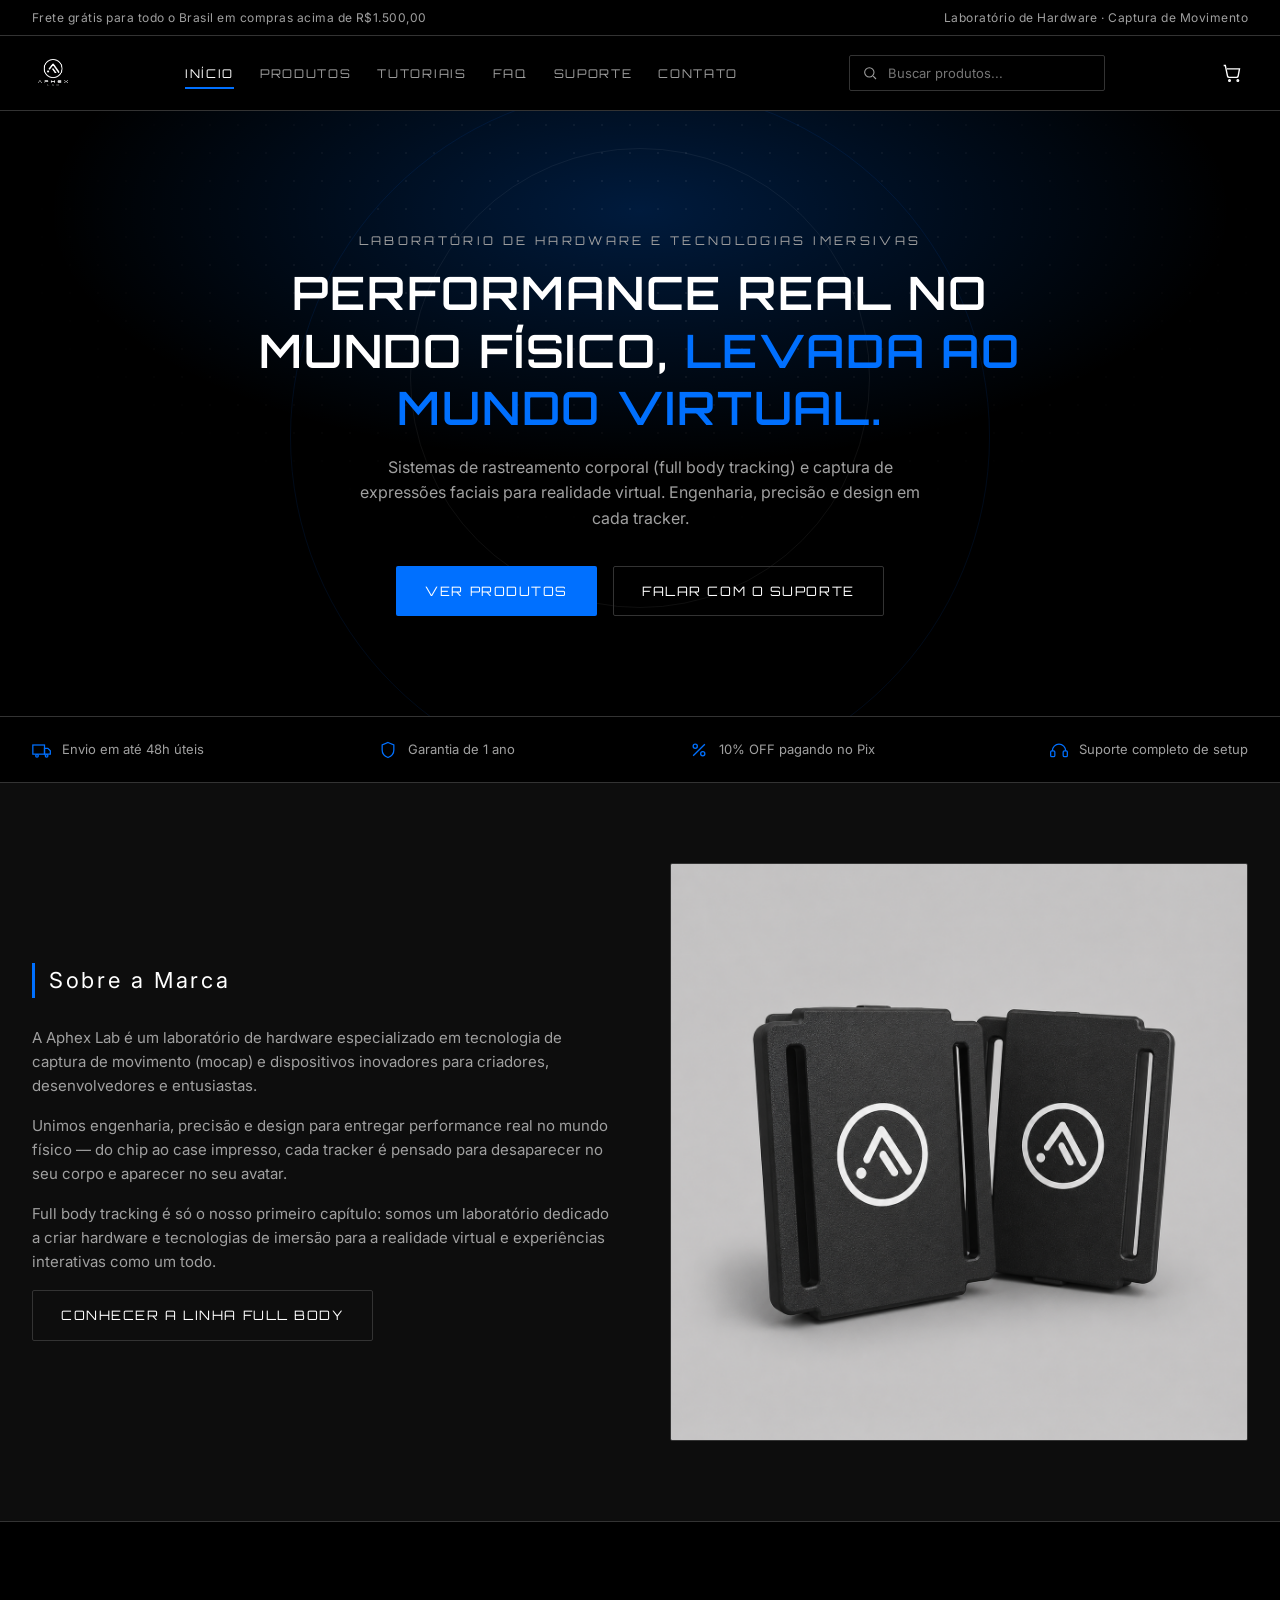
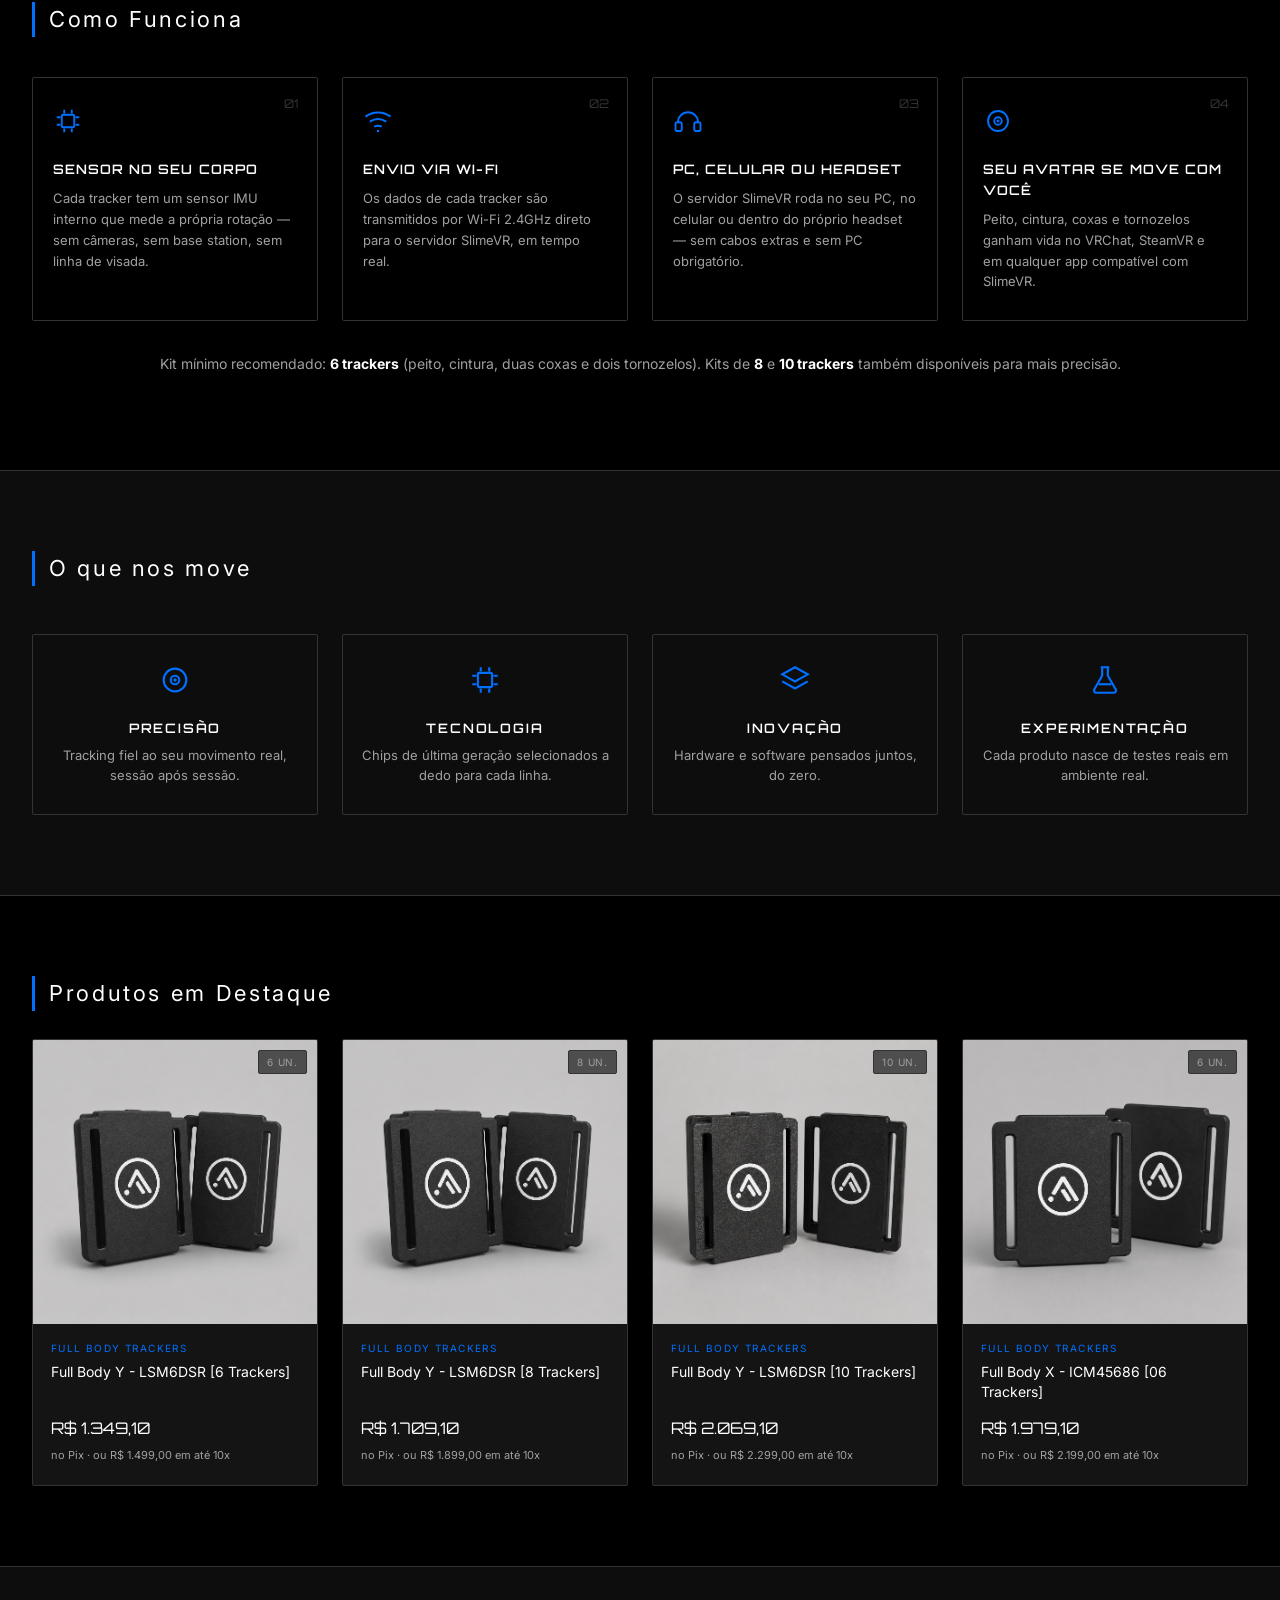
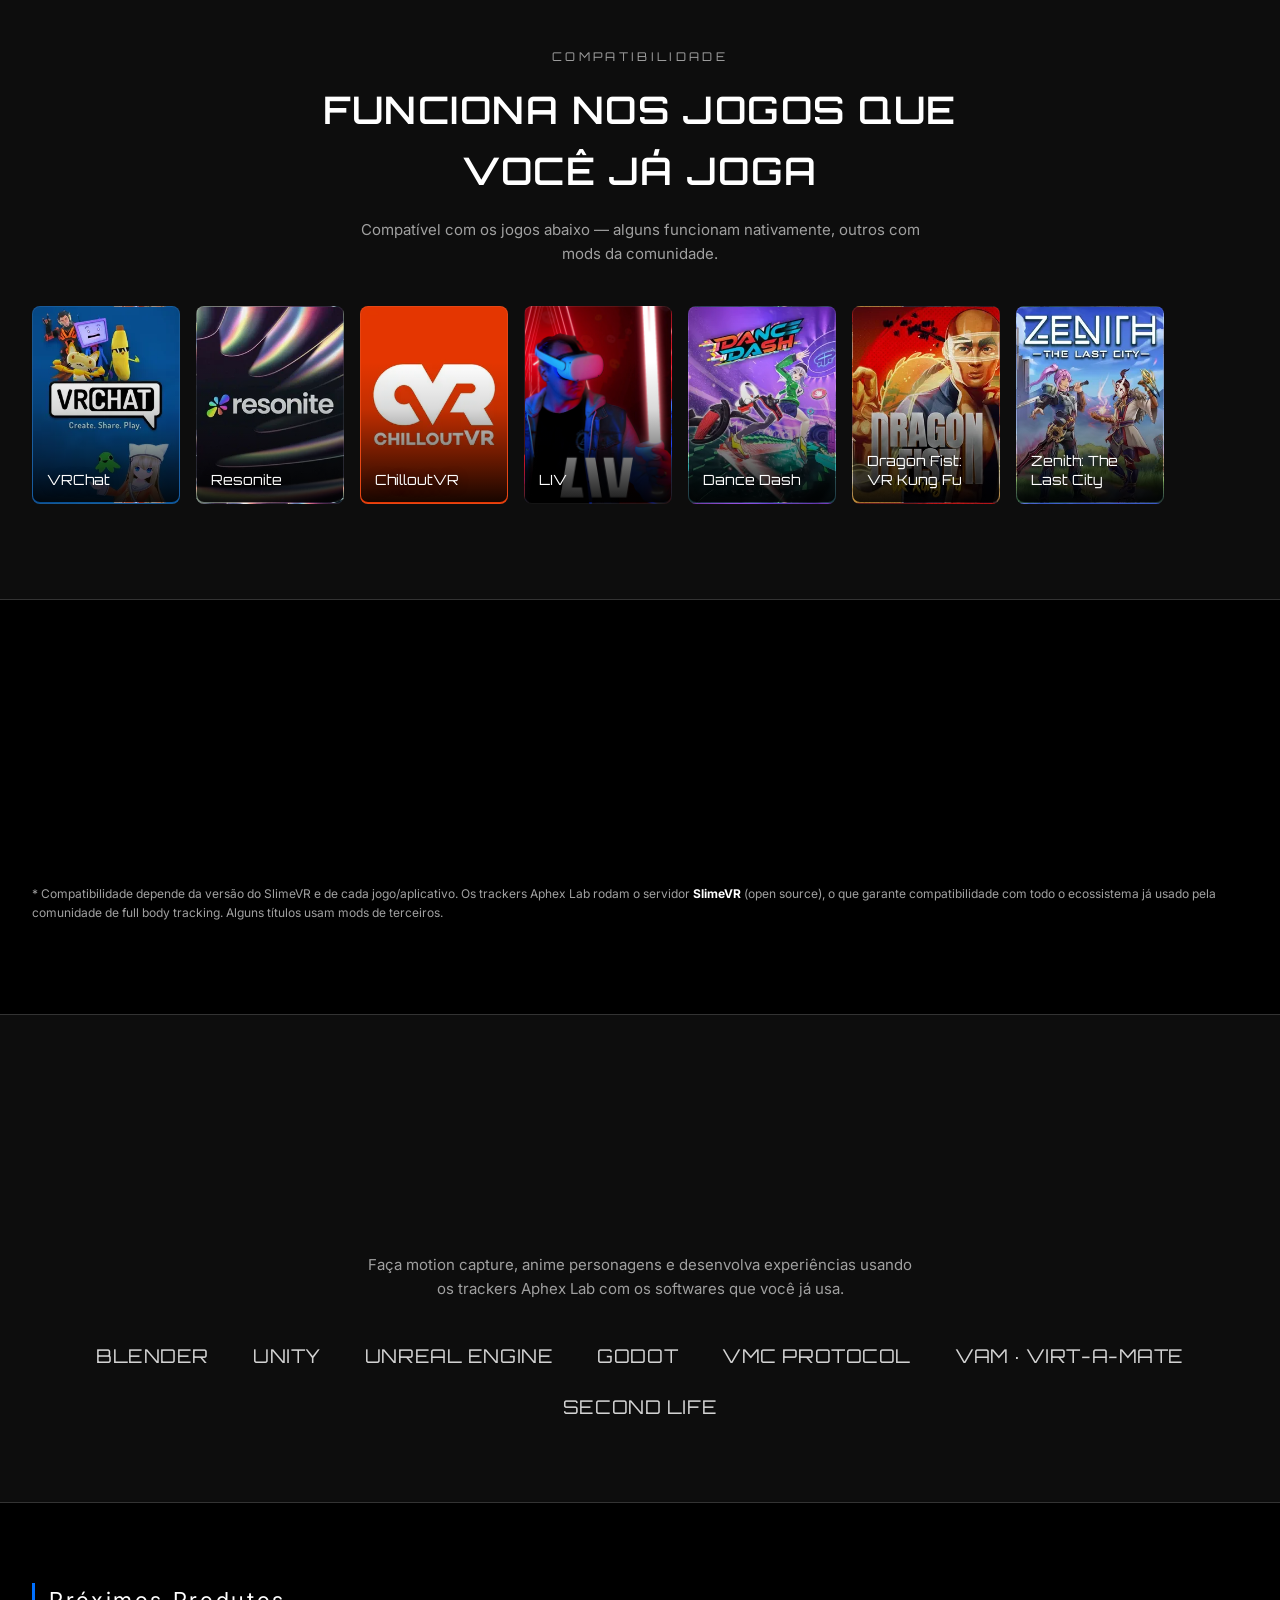
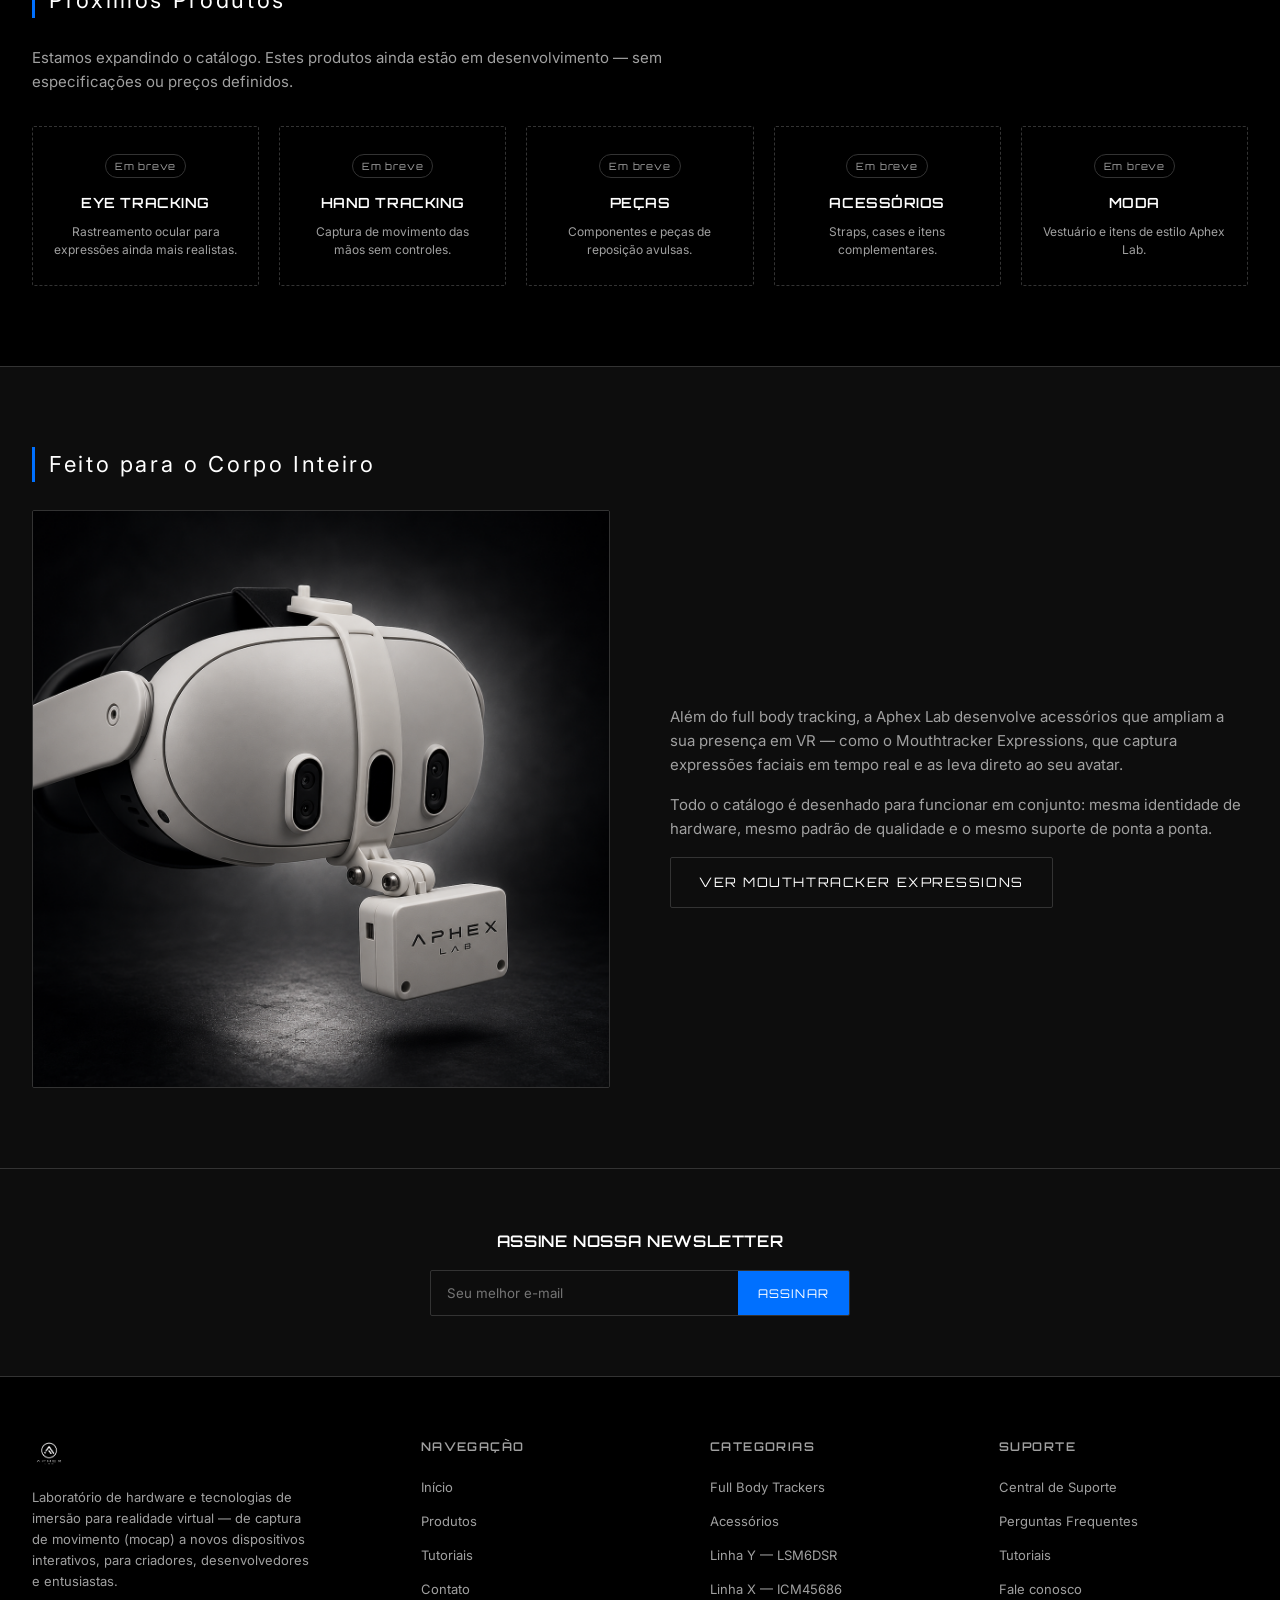
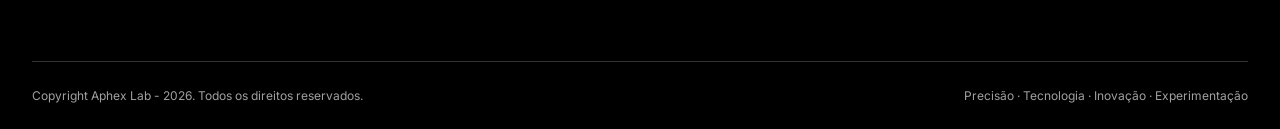
<file: index.html>
<!doctype html>
<html lang="pt-BR">
<head>
<meta charset="UTF-8">
<meta name="viewport" content="width=device-width, initial-scale=1.0">
<title>Aphex Lab — Laboratório de Hardware</title>
<meta name="description" content="Aphex Lab é um laboratório de hardware que desenvolve tecnologias de imersão para realidade virtual — de captura de movimento (mocap) a novos dispositivos interativos.">
<link rel="icon" href="assets/img/brand/logo-dark-bg.png">
<link rel="preconnect" href="https://fonts.googleapis.com">
<link href="https://fonts.googleapis.com/css2?family=Orbitron:wght@500;600;700;800&family=Inter:wght@400;500;600&display=swap" rel="stylesheet">
<link rel="stylesheet" href="assets/css/style.css">
<noscript><style>.reveal{opacity:1!important;transform:none!important;}</style></noscript>
</head>
<body>

<div id="site-header"></div>

<section class="hero">
  <div class="hero-decor" aria-hidden="true"></div>
  <span class="hero-ring ring-2" aria-hidden="true"></span>
  <span class="hero-ring ring-1" aria-hidden="true"></span>
  <div class="hero-particles" id="hero-particles" aria-hidden="true"></div>
  <div class="container hero-content">
    <div class="eyebrow reveal">Laboratório de Hardware e Tecnologias Imersivas</div>
    <h1 class="reveal" style="--d:1">Performance real no mundo físico, <span class="accent">levada ao mundo virtual.</span></h1>
    <p class="reveal" style="--d:2">Sistemas de rastreamento corporal (full body tracking) e captura de expressões faciais para realidade virtual. Engenharia, precisão e design em cada tracker.</p>
    <div class="hero-actions reveal" style="--d:3">
      <a href="produtos.html" class="btn btn-primary">Ver Produtos</a>
      <a href="contato.html" class="btn btn-outline">Falar com o Suporte</a>
    </div>
  </div>
</section>

<div class="trust-strip">
  <div class="container trust-strip-inner" id="trust-strip-inner"></div>
</div>

<section>
  <div class="container about-grid">
    <div class="reveal">
      <div class="section-title">Sobre a Marca</div>
      <p>A Aphex Lab é um laboratório de hardware especializado em tecnologia de captura de movimento (mocap) e dispositivos inovadores para criadores, desenvolvedores e entusiastas.</p>
      <p>Unimos engenharia, precisão e design para entregar performance real no mundo físico — do chip ao case impresso, cada tracker é pensado para desaparecer no seu corpo e aparecer no seu avatar.</p>
      <p>Full body tracking é só o nosso primeiro capítulo: somos um laboratório dedicado a criar hardware e tecnologias de imersão para a realidade virtual e experiências interativas como um todo.</p>
      <a href="produtos.html" class="btn btn-outline">Conhecer a Linha Full Body</a>
    </div>
    <div class="reveal" style="--d:1">
      <img src="assets/img/trackers/tracker-pair-1.png" alt="Tracker Aphex Lab" style="border:1px solid var(--black-2); border-radius:2px;">
    </div>
  </div>
</section>

<section class="section-alt">
  <div class="container">
    <div class="section-title reveal">Como Funciona</div>
    <div class="how-grid" id="how-grid"></div>
    <p class="how-note reveal" style="--d:4">Kit mínimo recomendado: <strong>6 trackers</strong> (peito, cintura, duas coxas e dois tornozelos). Kits de <strong>8</strong> e <strong>10 trackers</strong> também disponíveis para mais precisão.</p>
  </div>
</section>

<section>
  <div class="container">
    <div class="section-title reveal">O que nos move</div>
    <div class="values-row">
      <div class="value-card">
        ${'' /* icons injected via JS below */}
      </div>
    </div>
  </div>
</section>

<section class="section-alt">
  <div class="container">
    <div class="section-title reveal">Produtos em Destaque</div>
    <div class="products-grid" id="featured-grid"></div>
  </div>
</section>

<section style="text-align:center;">
  <div class="container">
    <div class="eyebrow reveal">Compatibilidade</div>
    <h2 class="reveal" style="--d:1; font-size:clamp(24px,3.4vw,38px); max-width:760px; margin:14px auto 16px;">Funciona nos jogos que você já joga</h2>
    <p class="reveal" style="--d:2; color:var(--gray); max-width:560px; margin:0 auto 36px;">Compatível com os jogos abaixo — alguns funcionam nativamente, outros com mods da comunidade.</p>
    <div class="game-tile-row" id="game-tile-row" style="text-align:left;"></div>
  </div>
</section>

<section class="section-alt">
  <div class="container">
    <div id="compat-blocks"></div>
    <p style="color:var(--gray); font-size:12px; margin-top:28px;">* Compatibilidade depende da versão do SlimeVR e de cada jogo/aplicativo. Os trackers Aphex Lab rodam o servidor <strong style="color:var(--white)">SlimeVR</strong> (open source), o que garante compatibilidade com todo o ecossistema já usado pela comunidade de full body tracking. Alguns títulos usam mods de terceiros.</p>
  </div>
</section>

<section style="text-align:center;">
  <div class="container">
    <div class="eyebrow reveal">Uso Profissional</div>
    <h2 class="reveal" style="--d:1; font-size:clamp(24px,3.4vw,34px); max-width:720px; margin:14px auto 16px;">Para Criadores, Animadores e Desenvolvedores</h2>
    <p class="reveal" style="--d:2; color:var(--gray); max-width:560px; margin:0 auto 40px;">Faça motion capture, anime personagens e desenvolva experiências usando os trackers Aphex Lab com os softwares que você já usa.</p>
    <div class="wordmark-row reveal" style="--d:3" id="wordmark-row"></div>
  </div>
</section>

<section class="section-alt">
  <div class="container">
    <div class="section-title reveal">Próximos Produtos</div>
    <p class="reveal" style="color:var(--gray); max-width:640px; margin-bottom:32px;">Estamos expandindo o catálogo. Estes produtos ainda estão em desenvolvimento — sem especificações ou preços definidos.</p>
    <div class="roadmap-grid" id="roadmap-grid"></div>
  </div>
</section>

<section>
  <div class="container">
    <div class="section-title reveal">Feito para o Corpo Inteiro</div>
    <div class="about-grid">
      <div class="reveal">
        <img src="assets/img/trackers/mouthtracker-2.png" alt="Mouthtracker Aphex Lab" style="border:1px solid var(--black-2); border-radius:2px;">
      </div>
      <div class="reveal" style="--d:1">
        <p>Além do full body tracking, a Aphex Lab desenvolve acessórios que ampliam a sua presença em VR — como o Mouthtracker Expressions, que captura expressões faciais em tempo real e as leva direto ao seu avatar.</p>
        <p>Todo o catálogo é desenhado para funcionar em conjunto: mesma identidade de hardware, mesmo padrão de qualidade e o mesmo suporte de ponta a ponta.</p>
        <a href="produto.html?slug=mouthtracker-expressions" class="btn btn-outline">Ver Mouthtracker Expressions</a>
      </div>
    </div>
  </div>
</section>

<div id="site-footer"></div>

<script src="assets/js/products.js"></script>
<script src="assets/js/main.js"></script>
<script>
  mountLayout("index.html");
  mountHeroParticles(document.getElementById("hero-particles"));

  document.getElementById("trust-strip-inner").innerHTML = `
    <div class="trust-strip-item">${ICONS.truck}<span>Envio em até 48h úteis</span></div>
    <div class="trust-strip-item">${ICONS.shield}<span>Garantia de 1 ano</span></div>
    <div class="trust-strip-item">${ICONS.percent}<span>10% OFF pagando no Pix</span></div>
    <div class="trust-strip-item">${ICONS.headset}<span>Suporte completo de setup</span></div>
  `;

  document.getElementById("how-grid").innerHTML = `
    <div class="how-step reveal" style="--d:0">
      <span class="how-num">01</span>
      ${ICONS.chip}
      <h4>Sensor no seu corpo</h4>
      <p>Cada tracker tem um sensor IMU interno que mede a própria rotação — sem câmeras, sem base station, sem linha de visada.</p>
    </div>
    <div class="how-step reveal" style="--d:1">
      <span class="how-num">02</span>
      ${ICONS.wifi}
      <h4>Envio via Wi-Fi</h4>
      <p>Os dados de cada tracker são transmitidos por Wi-Fi 2.4GHz direto para o servidor SlimeVR, em tempo real.</p>
    </div>
    <div class="how-step reveal" style="--d:2">
      <span class="how-num">03</span>
      ${ICONS.headset}
      <h4>PC, celular ou headset</h4>
      <p>O servidor SlimeVR roda no seu PC, no celular ou dentro do próprio headset — sem cabos extras e sem PC obrigatório.</p>
    </div>
    <div class="how-step reveal" style="--d:3">
      <span class="how-num">04</span>
      ${ICONS.target}
      <h4>Seu avatar se move com você</h4>
      <p>Peito, cintura, coxas e tornozelos ganham vida no VRChat, SteamVR e em qualquer app compatível com SlimeVR.</p>
    </div>
  `;

  document.getElementById("compat-blocks").innerHTML = `
    <div class="compat-block reveal" style="--d:1; margin-top:0;">
      <h4>Uso Standalone (sem PC)</h4>
      <div class="pill-row">
        <span class="pill">Meta Quest 2</span>
        <span class="pill">Meta Quest 3 / 3S</span>
        <span class="pill">Meta Quest Pro</span>
        <span class="pill">Pico 4 / 4 Pro</span>
      </div>
    </div>
    <div class="compat-block reveal" style="--d:2">
      <h4>Sistemas Operacionais</h4>
      <div class="pill-row">
        <span class="pill">Windows</span>
        <span class="pill">Linux</span>
        <span class="pill">macOS</span>
        <span class="pill">Android</span>
      </div>
    </div>
  `;

  renderGameTiles(document.getElementById("game-tile-row"));
  renderWordmarks(document.getElementById("wordmark-row"));
  renderRoadmap(document.getElementById("roadmap-grid"));

  document.querySelector(".values-row").innerHTML = `
    <div class="value-card reveal" style="--d:0">
      ${ICONS.target}
      <h4>Precisão</h4>
      <p>Tracking fiel ao seu movimento real, sessão após sessão.</p>
    </div>
    <div class="value-card reveal" style="--d:1">
      ${ICONS.chip}
      <h4>Tecnologia</h4>
      <p>Chips de última geração selecionados a dedo para cada linha.</p>
    </div>
    <div class="value-card reveal" style="--d:2">
      ${ICONS.layers}
      <h4>Inovação</h4>
      <p>Hardware e software pensados juntos, do zero.</p>
    </div>
    <div class="value-card reveal" style="--d:3">
      ${ICONS.flask}
      <h4>Experimentação</h4>
      <p>Cada produto nasce de testes reais em ambiente real.</p>
    </div>
  `;

  renderProductGrid(document.getElementById("featured-grid"), PRODUCTS.slice(0, 4));
  refreshReveal();
</script>
</body>
</html>
</file>
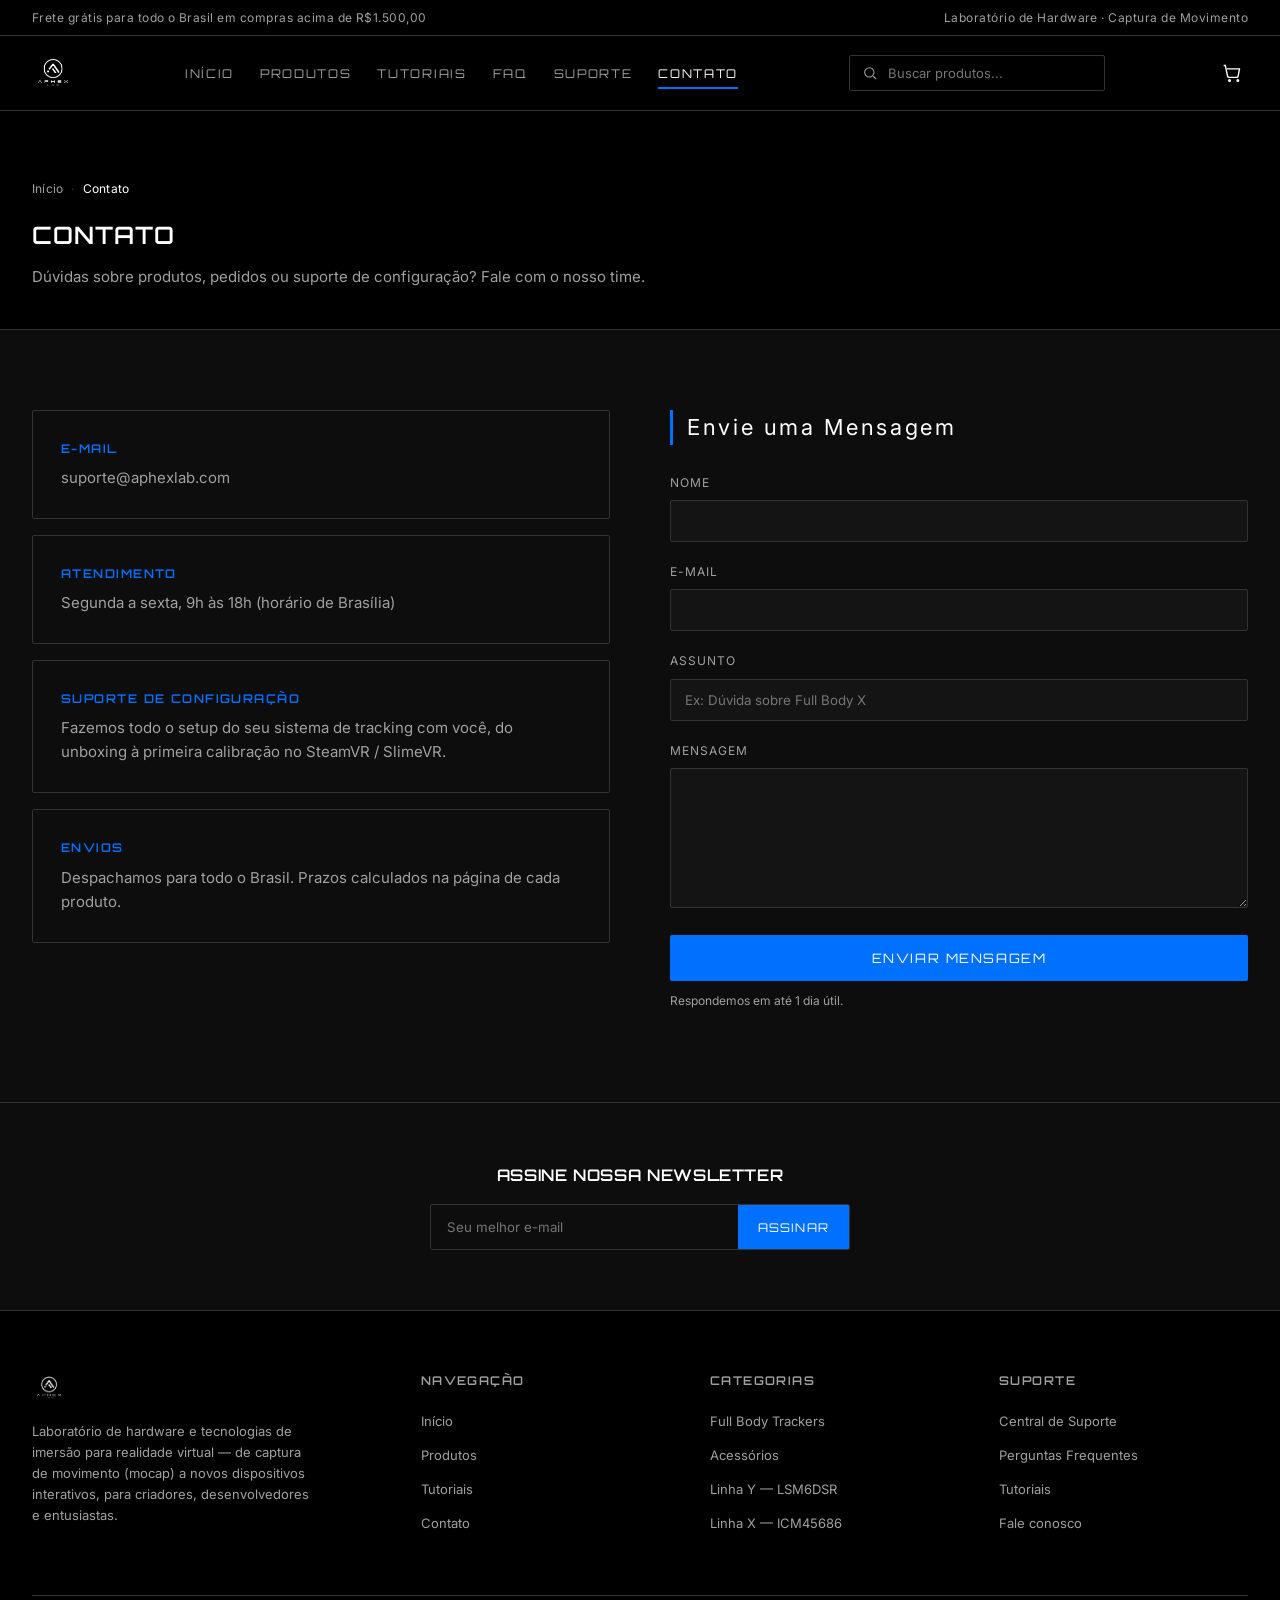
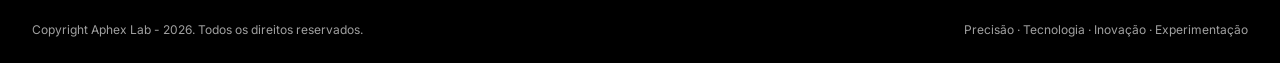
<file: contato.html>
<!doctype html>
<html lang="pt-BR">
<head>
<meta charset="UTF-8">
<meta name="viewport" content="width=device-width, initial-scale=1.0">
<title>Contato — Aphex Lab</title>
<link rel="icon" href="assets/img/brand/logo-dark-bg.png">
<link rel="preconnect" href="https://fonts.googleapis.com">
<link href="https://fonts.googleapis.com/css2?family=Orbitron:wght@500;600;700;800&family=Inter:wght@400;500;600&display=swap" rel="stylesheet">
<link rel="stylesheet" href="assets/css/style.css">
<noscript><style>.reveal{opacity:1!important;transform:none!important;}</style></noscript>
</head>
<body>

<div id="site-header"></div>

<div class="page-hero">
  <div class="container reveal">
    <div class="breadcrumb"><a href="index.html">Início</a><span class="sep">·</span><span class="current">Contato</span></div>
    <h1>Contato</h1>
    <p>Dúvidas sobre produtos, pedidos ou suporte de configuração? Fale com o nosso time.</p>
  </div>
</div>

<section>
  <div class="container contact-grid">
    <div class="reveal">
      <div class="contact-info-card">
        <h4>E-mail</h4>
        <p>suporte@aphexlab.com</p>
      </div>
      <div class="contact-info-card">
        <h4>Atendimento</h4>
        <p>Segunda a sexta, 9h às 18h (horário de Brasília)</p>
      </div>
      <div class="contact-info-card">
        <h4>Suporte de Configuração</h4>
        <p>Fazemos todo o setup do seu sistema de tracking com você, do unboxing à primeira calibração no SteamVR / SlimeVR.</p>
      </div>
      <div class="contact-info-card">
        <h4>Envios</h4>
        <p>Despachamos para todo o Brasil. Prazos calculados na página de cada produto.</p>
      </div>
    </div>

    <div class="reveal" style="--d:1">
      <div class="section-title">Envie uma Mensagem</div>
      <form id="contact-form">
        <div class="form-field">
          <label for="name">Nome</label>
          <input type="text" id="name" required>
        </div>
        <div class="form-field">
          <label for="email">E-mail</label>
          <input type="email" id="email" required>
        </div>
        <div class="form-field">
          <label for="subject">Assunto</label>
          <input type="text" id="subject" placeholder="Ex: Dúvida sobre Full Body X">
        </div>
        <div class="form-field">
          <label for="message">Mensagem</label>
          <textarea id="message" required></textarea>
        </div>
        <button type="submit" class="btn btn-primary btn-block">Enviar Mensagem</button>
        <p class="form-note">Respondemos em até 1 dia útil.</p>
      </form>
    </div>
  </div>
</section>

<div id="site-footer"></div>

<script src="assets/js/products.js"></script>
<script src="assets/js/main.js"></script>
<script>
  mountLayout("contato.html");
  document.getElementById("contact-form").addEventListener("submit", (e) => {
    e.preventDefault();
    showToast("Mensagem enviada! Vamos te responder em breve.");
    e.target.reset();
  });
</script>
</body>
</html>
</file>
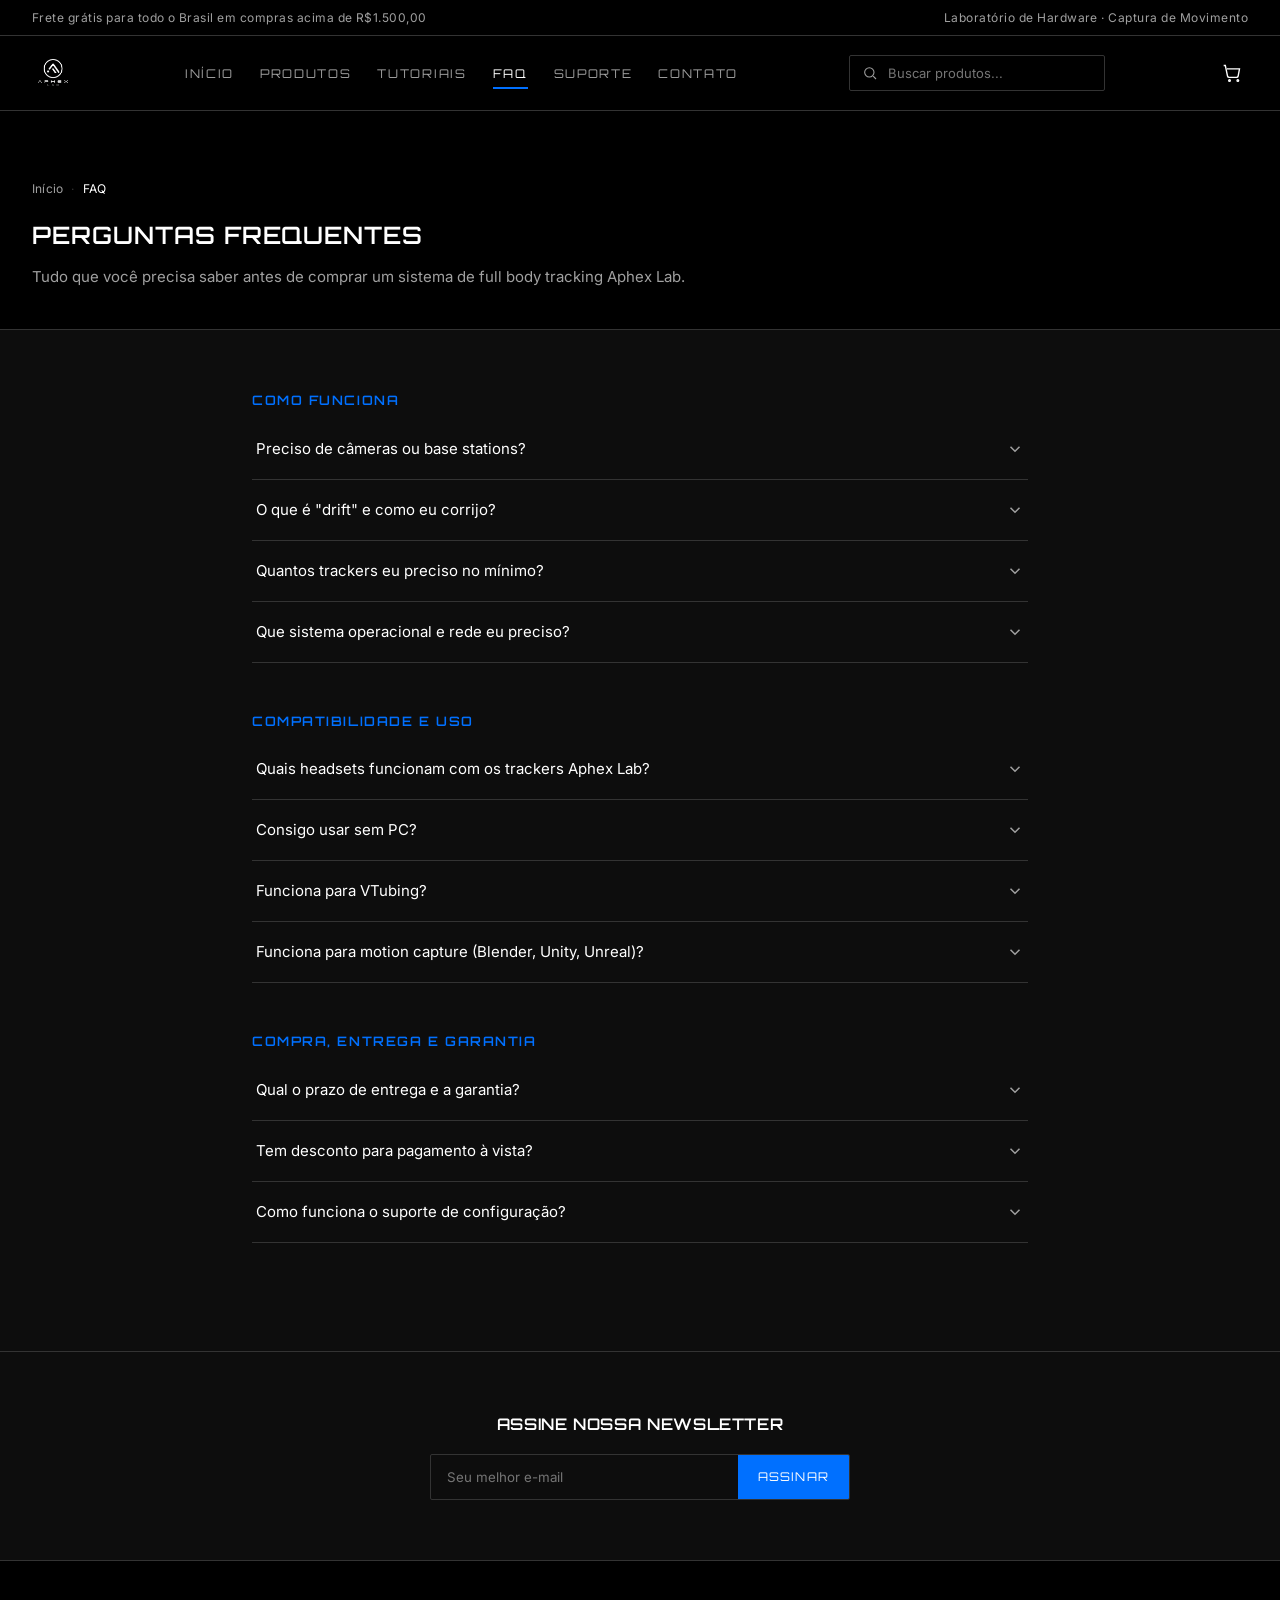
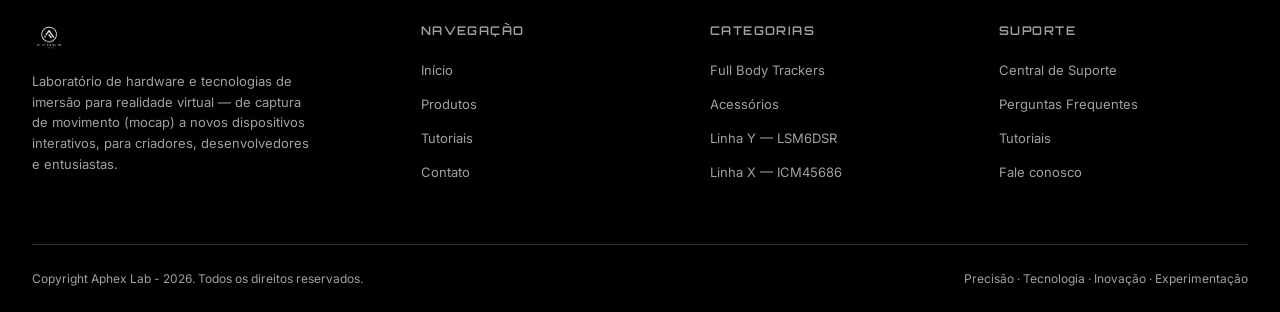
<file: faq.html>
<!doctype html>
<html lang="pt-BR">
<head>
<meta charset="UTF-8">
<meta name="viewport" content="width=device-width, initial-scale=1.0">
<title>Perguntas Frequentes — Aphex Lab</title>
<meta name="description" content="Tire suas dúvidas sobre os trackers Aphex Lab: como funciona o rastreamento sem câmeras, compatibilidade, drift, entrega e garantia.">
<link rel="icon" href="assets/img/brand/logo-dark-bg.png">
<link rel="preconnect" href="https://fonts.googleapis.com">
<link href="https://fonts.googleapis.com/css2?family=Orbitron:wght@500;600;700;800&family=Inter:wght@400;500;600&display=swap" rel="stylesheet">
<link rel="stylesheet" href="assets/css/style.css">
<noscript><style>.reveal{opacity:1!important;transform:none!important;}</style></noscript>
</head>
<body>

<div id="site-header"></div>

<div class="page-hero">
  <div class="container reveal">
    <div class="breadcrumb"><a href="index.html">Início</a><span class="sep">·</span><span class="current">FAQ</span></div>
    <h1>Perguntas Frequentes</h1>
    <p>Tudo que você precisa saber antes de comprar um sistema de full body tracking Aphex Lab.</p>
  </div>
</div>

<section class="section-tight">
  <div class="container" style="max-width:840px;">

    <div class="faq-group reveal">
      <h3>Como Funciona</h3>

      <details class="faq-item">
        <summary><span>Preciso de câmeras ou base stations?</span><span class="chevron"></span></summary>
        <p class="faq-answer">Não. Cada tracker Aphex Lab tem um sensor IMU interno que mede a própria rotação e envia os dados via Wi-Fi para o servidor SlimeVR, rodando no seu PC, celular ou dentro do headset. Não há necessidade de câmeras externas nem linha de visada — funciona até embaixo do cobertor.</p>
      </details>

      <details class="faq-item">
        <summary><span>O que é "drift" e como eu corrijo?</span><span class="chevron"></span></summary>
        <p class="faq-answer">Drift é o pequeno desvio de precisão que qualquer sensor IMU acumula com o tempo de uso — é uma característica de qualquer tracker sem câmera ou base station, não só dos nossos. O app do SlimeVR tem uma recalibração rápida, de poucos segundos, para corrigir o drift sempre que notar que o rastreamento saiu do lugar.</p>
      </details>

      <details class="faq-item">
        <summary><span>Quantos trackers eu preciso no mínimo?</span><span class="chevron"></span></summary>
        <p class="faq-answer">O kit mínimo recomendado tem 6 trackers: peito, cintura, duas coxas e dois tornozelos. Também vendemos kits com 8 e 10 trackers para quem quer mais precisão, cobrindo pontos extras como pés e cotovelos.</p>
      </details>

      <details class="faq-item">
        <summary><span>Que sistema operacional e rede eu preciso?</span><span class="chevron"></span></summary>
        <p class="faq-answer">O servidor SlimeVR roda em Windows, Linux e macOS (via PC) ou Android (modo standalone). Os trackers se conectam por Wi-Fi 2.4GHz e carregam via USB-C.</p>
      </details>
    </div>

    <div class="faq-group reveal">
      <h3>Compatibilidade e Uso</h3>

      <details class="faq-item">
        <summary><span>Quais headsets funcionam com os trackers Aphex Lab?</span><span class="chevron"></span></summary>
        <p class="faq-answer">Qualquer headset compatível com SteamVR via PC. No modo standalone (sem PC), funciona com Meta Quest 2, Quest 3 / 3S, Quest Pro e Pico 4 / 4 Pro, rodando o app do SlimeVR direto no headset.</p>
      </details>

      <details class="faq-item">
        <summary><span>Consigo usar sem PC?</span><span class="chevron"></span></summary>
        <p class="faq-answer">Sim. No modo standalone, o servidor SlimeVR roda direto no headset ou no celular, sem precisar de computador.</p>
      </details>

      <details class="faq-item">
        <summary><span>Funciona para VTubing?</span><span class="chevron"></span></summary>
        <p class="faq-answer">Sim. O SlimeVR exporta os dados de rastreamento via OSC e VMC, compatíveis com os principais softwares de VTubing do mercado.</p>
      </details>

      <details class="faq-item">
        <summary><span>Funciona para motion capture (Blender, Unity, Unreal)?</span><span class="chevron"></span></summary>
        <p class="faq-answer">Sim. Os mesmos dados de rastreamento podem alimentar essas ferramentas através das integrações do SlimeVR, úteis tanto para animação quanto para prototipagem em tempo real.</p>
      </details>
    </div>

    <div class="faq-group reveal">
      <h3>Compra, Entrega e Garantia</h3>

      <details class="faq-item">
        <summary><span>Qual o prazo de entrega e a garantia?</span><span class="chevron"></span></summary>
        <p class="faq-answer">Despachamos em até 48h úteis para todo o Brasil. Todos os kits saem de fábrica com 1 ano de garantia.</p>
      </details>

      <details class="faq-item">
        <summary><span>Tem desconto para pagamento à vista?</span><span class="chevron"></span></summary>
        <p class="faq-answer">Sim: 10% de desconto pagando no Pix, além de parcelamento em até 10x sem juros ou 12x com juros no cartão. Os valores aparecem em cada página de produto.</p>
      </details>

      <details class="faq-item">
        <summary><span>Como funciona o suporte de configuração?</span><span class="chevron"></span></summary>
        <p class="faq-answer">Nosso suporte acompanha você do unboxing até a primeira calibração no SteamVR / SlimeVR, por e-mail em <strong>suporte@aphexlab.com</strong>. Respondemos em até 1 dia útil.</p>
      </details>
    </div>

  </div>
</section>

<div id="site-footer"></div>

<script src="assets/js/products.js"></script>
<script src="assets/js/main.js"></script>
<script>
  mountLayout("faq.html");
  document.querySelectorAll(".faq-item .chevron").forEach(el => { el.innerHTML = ICONS.chevronDown; });
</script>
</body>
</html>
</file>
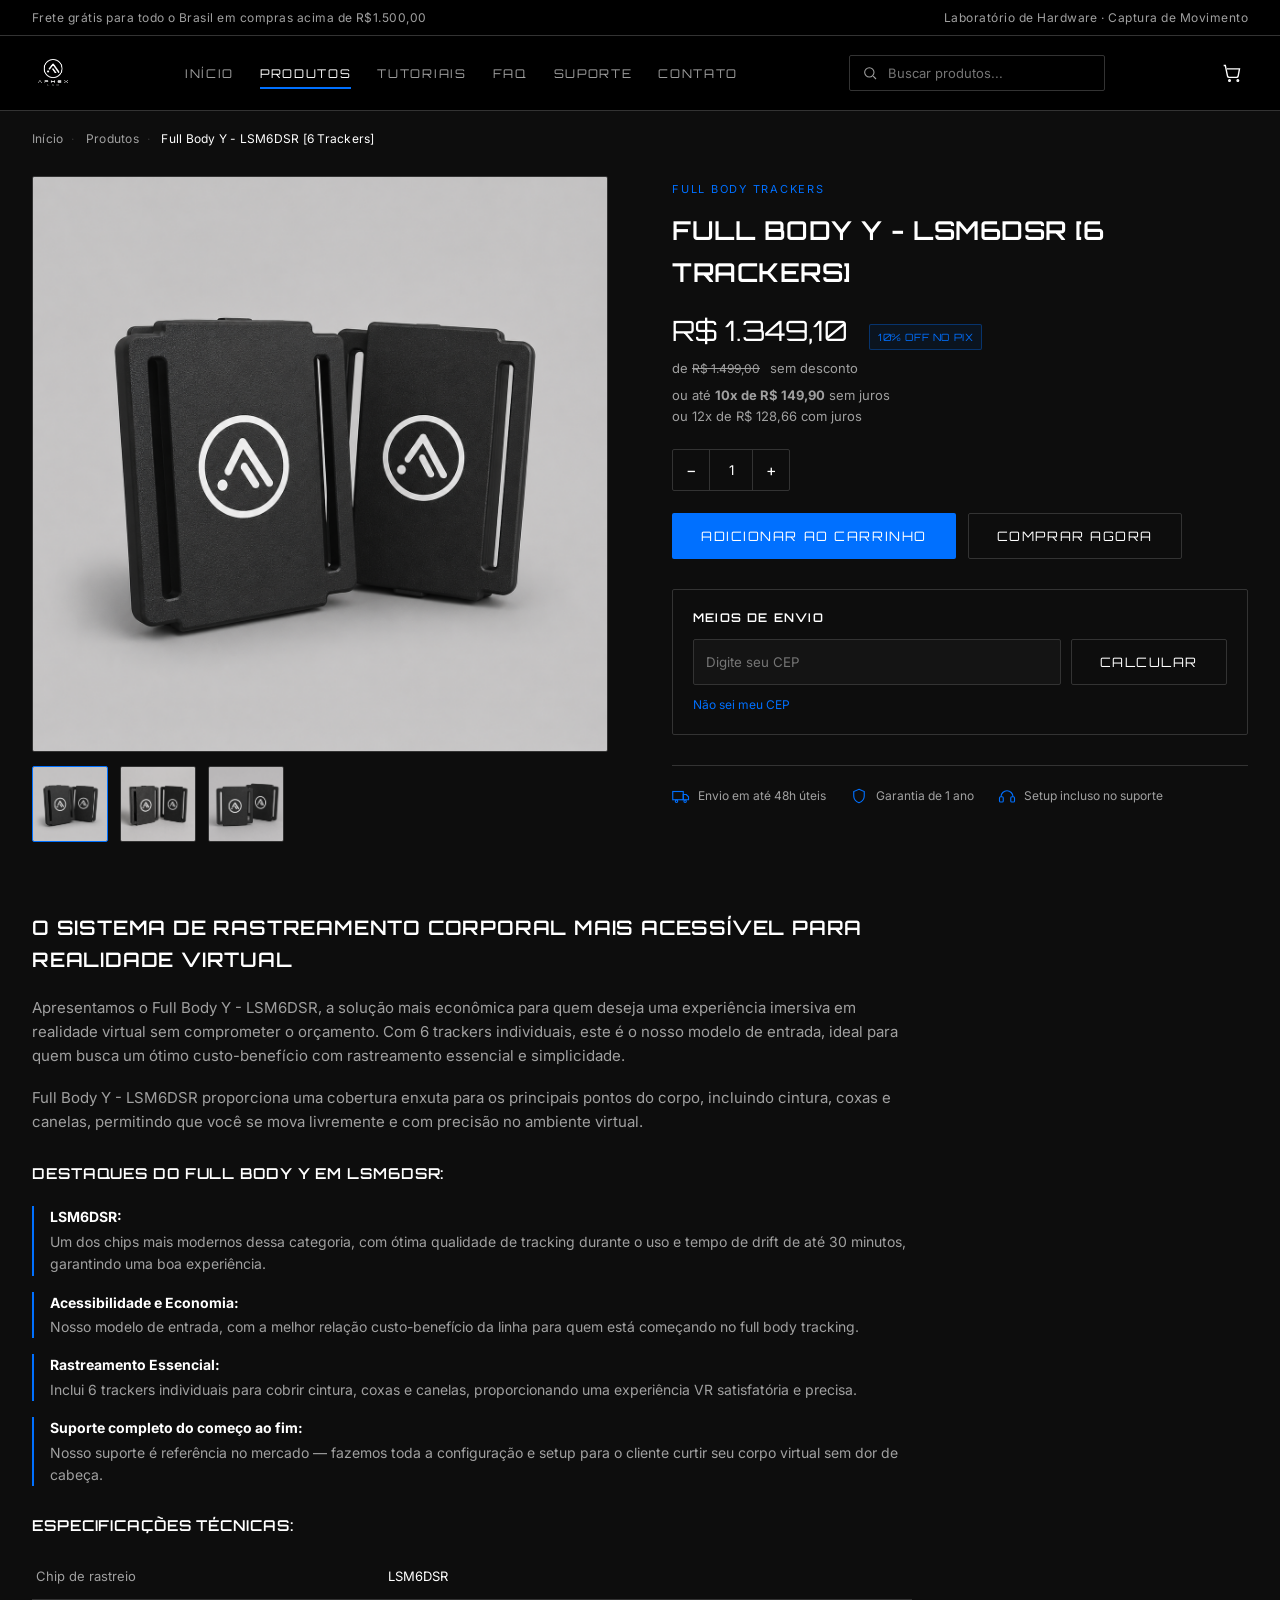
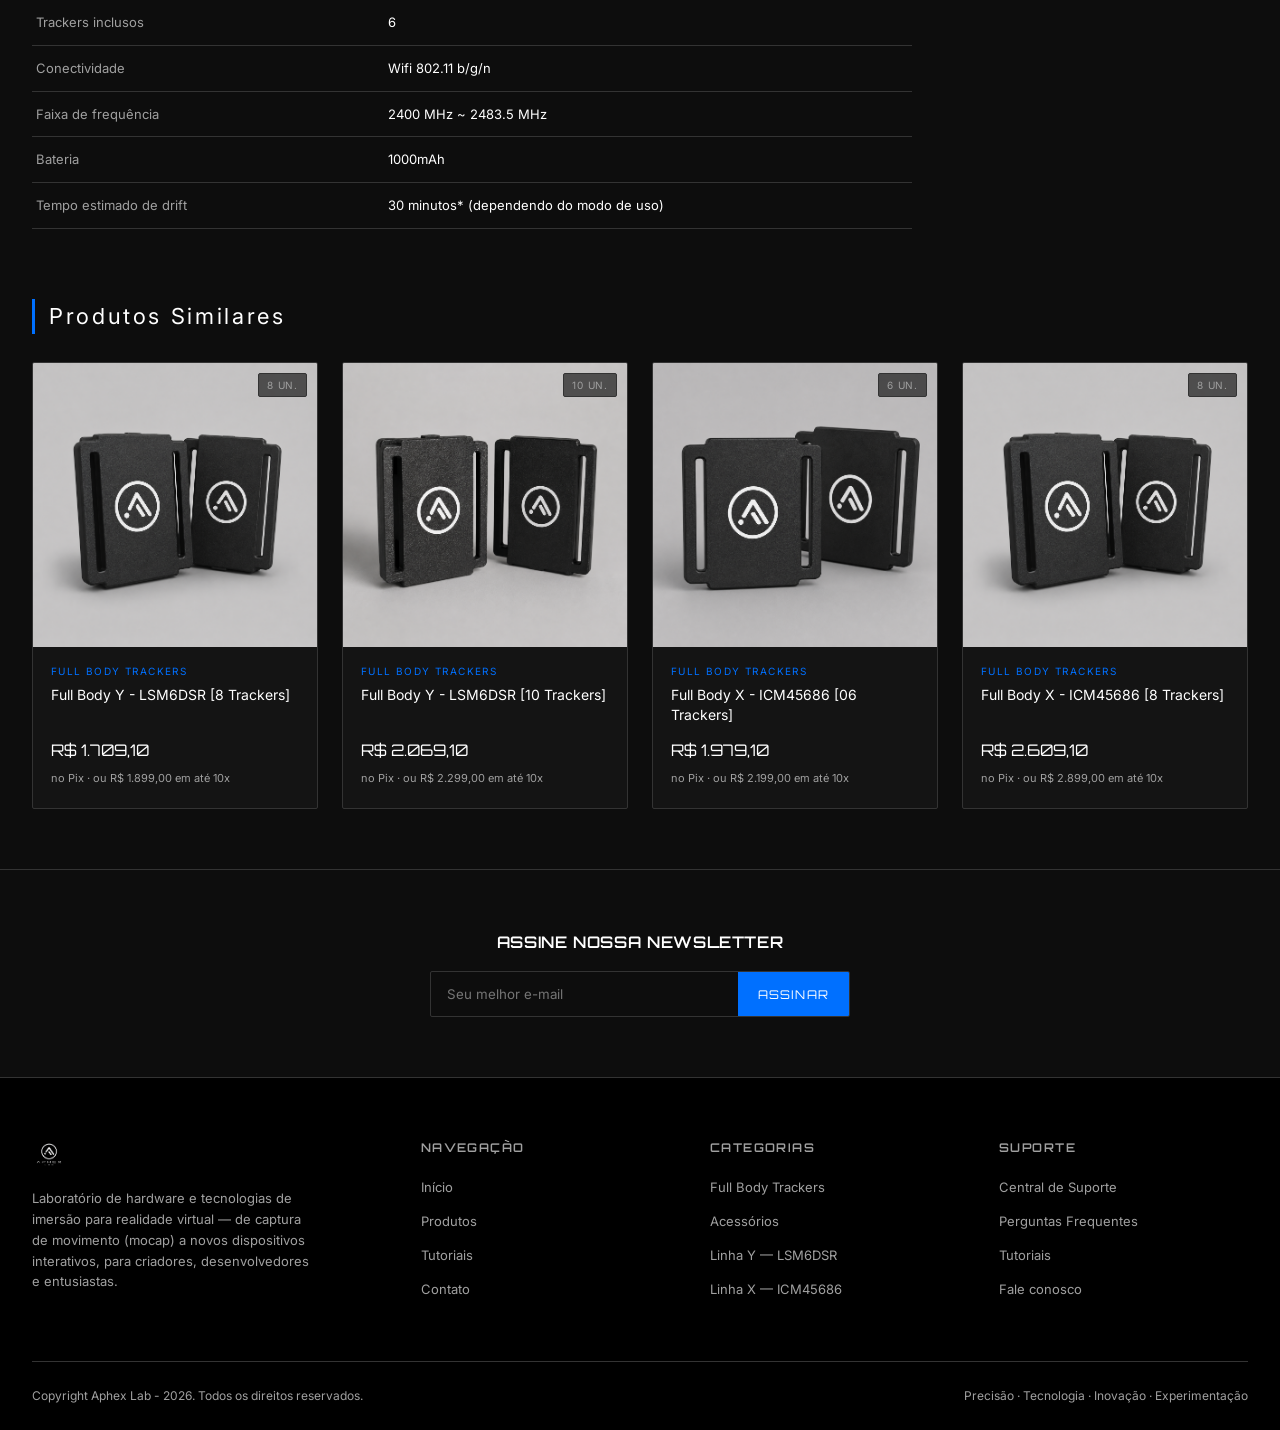
<file: produto.html>
<!doctype html>
<html lang="pt-BR">
<head>
<meta charset="UTF-8">
<meta name="viewport" content="width=device-width, initial-scale=1.0">
<title id="page-title">Produto — Aphex Lab</title>
<link rel="icon" href="assets/img/brand/logo-dark-bg.png">
<link rel="preconnect" href="https://fonts.googleapis.com">
<link href="https://fonts.googleapis.com/css2?family=Orbitron:wght@500;600;700;800&family=Inter:wght@400;500;600&display=swap" rel="stylesheet">
<link rel="stylesheet" href="assets/css/style.css">
<noscript><style>.reveal{opacity:1!important;transform:none!important;}</style></noscript>
</head>
<body>

<div id="site-header"></div>

<div class="container">
  <div class="breadcrumb" id="breadcrumb"></div>
</div>

<section class="section-tight" style="padding-top:0;">
  <div class="container">
    <div class="product-detail" id="product-detail"></div>

    <div class="product-description reveal" id="product-description"></div>

    <div class="related" id="related-section">
      <div class="section-title reveal">Produtos Similares</div>
      <div class="products-grid" id="related-grid"></div>
    </div>
  </div>
</section>

<div id="site-footer"></div>

<script src="assets/js/products.js"></script>
<script src="assets/js/main.js"></script>
<script>
  mountLayout("produtos.html");

  const slug = new URLSearchParams(location.search).get("slug") || PRODUCTS[0].slug;
  const product = getProductBySlug(slug) || PRODUCTS[0];
  let activeImage = imgPath(product, product.images[0]);

  document.getElementById("page-title").textContent = `${product.name} — Aphex Lab`;

  document.getElementById("breadcrumb").innerHTML = `
    <a href="index.html">Início</a><span class="sep">·</span>
    <a href="produtos.html">Produtos</a><span class="sep">·</span>
    <span class="current">${product.name}</span>
  `;

  function renderGallery(){
    return `
      <div class="reveal">
        <div class="gallery-main">
          <img id="gallery-main-img" src="${activeImage}" alt="${product.name}">
        </div>
        <div class="gallery-thumbs">
          ${product.images.map((img, i) => `
            <button data-img="${imgPath(product, img)}" class="${imgPath(product, img) === activeImage ? 'active' : ''}">
              <img src="${imgPath(product, img)}" alt="${product.name} - imagem ${i+1}">
            </button>
          `).join("")}
        </div>
      </div>
    `;
  }

  function renderInfo(){
    return `
      <div class="product-info reveal" style="--d:1">
        <span class="cat">${product.category}</span>
        <h1>${product.name}</h1>

        ${product.oldPrice ? `<div class="price-cheio-line"><span class="price-old">${formatBRL(product.oldPrice)}</span> preço original</div>` : ""}
        <div class="price-block">
          <span class="price">${formatBRL(pixPrice(product.price))}</span>
          <span class="pix-badge">10% OFF NO PIX</span>
        </div>
        <div class="price-cheio-line">de <span class="price-old">${formatBRL(product.price)}</span> sem desconto</div>
        <div class="installments">
          ou até <strong>10x de ${formatBRL(installments10x(product.price))}</strong> sem juros<br>
          ou 12x de ${formatBRL(installments12x(product.price))} com juros
        </div>

        ${product.stockWarning ? `<div class="stock-alert">⚠ Atenção, última peça!</div>` : ""}

        <div class="qty-row">
          <div class="qty-selector">
            <button id="qty-minus">−</button>
            <input type="text" id="qty-input" value="1" readonly>
            <button id="qty-plus">+</button>
          </div>
        </div>

        <div class="buy-actions">
          <button class="btn btn-primary" id="add-to-cart">Adicionar ao Carrinho</button>
          <button class="btn btn-outline" id="buy-now">Comprar Agora</button>
        </div>

        <div class="shipping-calc">
          <h4>MEIOS DE ENVIO</h4>
          <div class="row">
            <input type="text" placeholder="Digite seu CEP" maxlength="9" id="cep-input">
            <button class="btn btn-outline" id="cep-calc">Calcular</button>
          </div>
          <a class="link" href="https://buscacepinternet.correios.com.br/app/endereco/index.php" target="_blank" rel="noopener">Não sei meu CEP</a>
        </div>

        <div class="trust-row">
          <div>${ICONS.truck}<span>Envio em até 48h úteis</span></div>
          <div>${ICONS.shield}<span>Garantia de 1 ano</span></div>
          <div>${ICONS.headset}<span>Setup incluso no suporte</span></div>
        </div>
      </div>
    `;
  }

  function renderDescription(){
    return `
      <h2>${product.tagline}</h2>
      <p>${product.intro}</p>
      <p>${product.coverage}</p>

      <h3>Destaques do ${product.name.split(" - ")[0]} em ${product.chip}:</h3>
      <ul class="highlight-list">
        ${product.highlights.map(h => `<li><span><strong>${h.title}:</strong>${h.text}</span></li>`).join("")}
      </ul>

      <h3>Especificações Técnicas:</h3>
      <table class="spec-table">
        <tr><td>Chip de rastreio</td><td>${product.chip}</td></tr>
        <tr><td>Trackers inclusos</td><td>${product.trackers}</td></tr>
        <tr><td>Conectividade</td><td>Wifi 802.11 b/g/n</td></tr>
        <tr><td>Faixa de frequência</td><td>2400 MHz ~ 2483.5 MHz</td></tr>
        <tr><td>Bateria</td><td>${product.battery}</td></tr>
        ${product.drift ? `<tr><td>Tempo estimado de drift</td><td>${product.drift}* (dependendo do modo de uso)</td></tr>` : ""}
      </table>
    `;
  }

  document.getElementById("product-detail").innerHTML = renderGallery() + renderInfo();
  document.getElementById("product-description").innerHTML = renderDescription();
  renderProductGrid(document.getElementById("related-grid"), relatedProducts(product, 4));
  refreshReveal();

  // Gallery thumbnail switching
  document.querySelectorAll(".gallery-thumbs button").forEach(btn => {
    btn.addEventListener("click", () => {
      activeImage = btn.dataset.img;
      document.getElementById("gallery-main-img").src = activeImage;
      document.querySelectorAll(".gallery-thumbs button").forEach(b => b.classList.remove("active"));
      btn.classList.add("active");
    });
  });

  // Quantity selector
  const qtyInput = document.getElementById("qty-input");
  document.getElementById("qty-minus").addEventListener("click", () => {
    qtyInput.value = Math.max(1, parseInt(qtyInput.value) - 1);
  });
  document.getElementById("qty-plus").addEventListener("click", () => {
    qtyInput.value = parseInt(qtyInput.value) + 1;
  });

  // Add to cart / buy now
  document.getElementById("add-to-cart").addEventListener("click", () => {
    addToCart(product, parseInt(qtyInput.value));
  });
  document.getElementById("buy-now").addEventListener("click", () => {
    addToCart(product, parseInt(qtyInput.value));
  });

  // Fake shipping calc
  document.getElementById("cep-calc").addEventListener("click", () => {
    const cep = document.getElementById("cep-input").value.trim();
    if (cep.length < 8){ showToast("Digite um CEP válido"); return; }
    showToast("Frete calculado: Sedex — 3 a 6 dias úteis");
  });
</script>
</body>
</html>
</file>
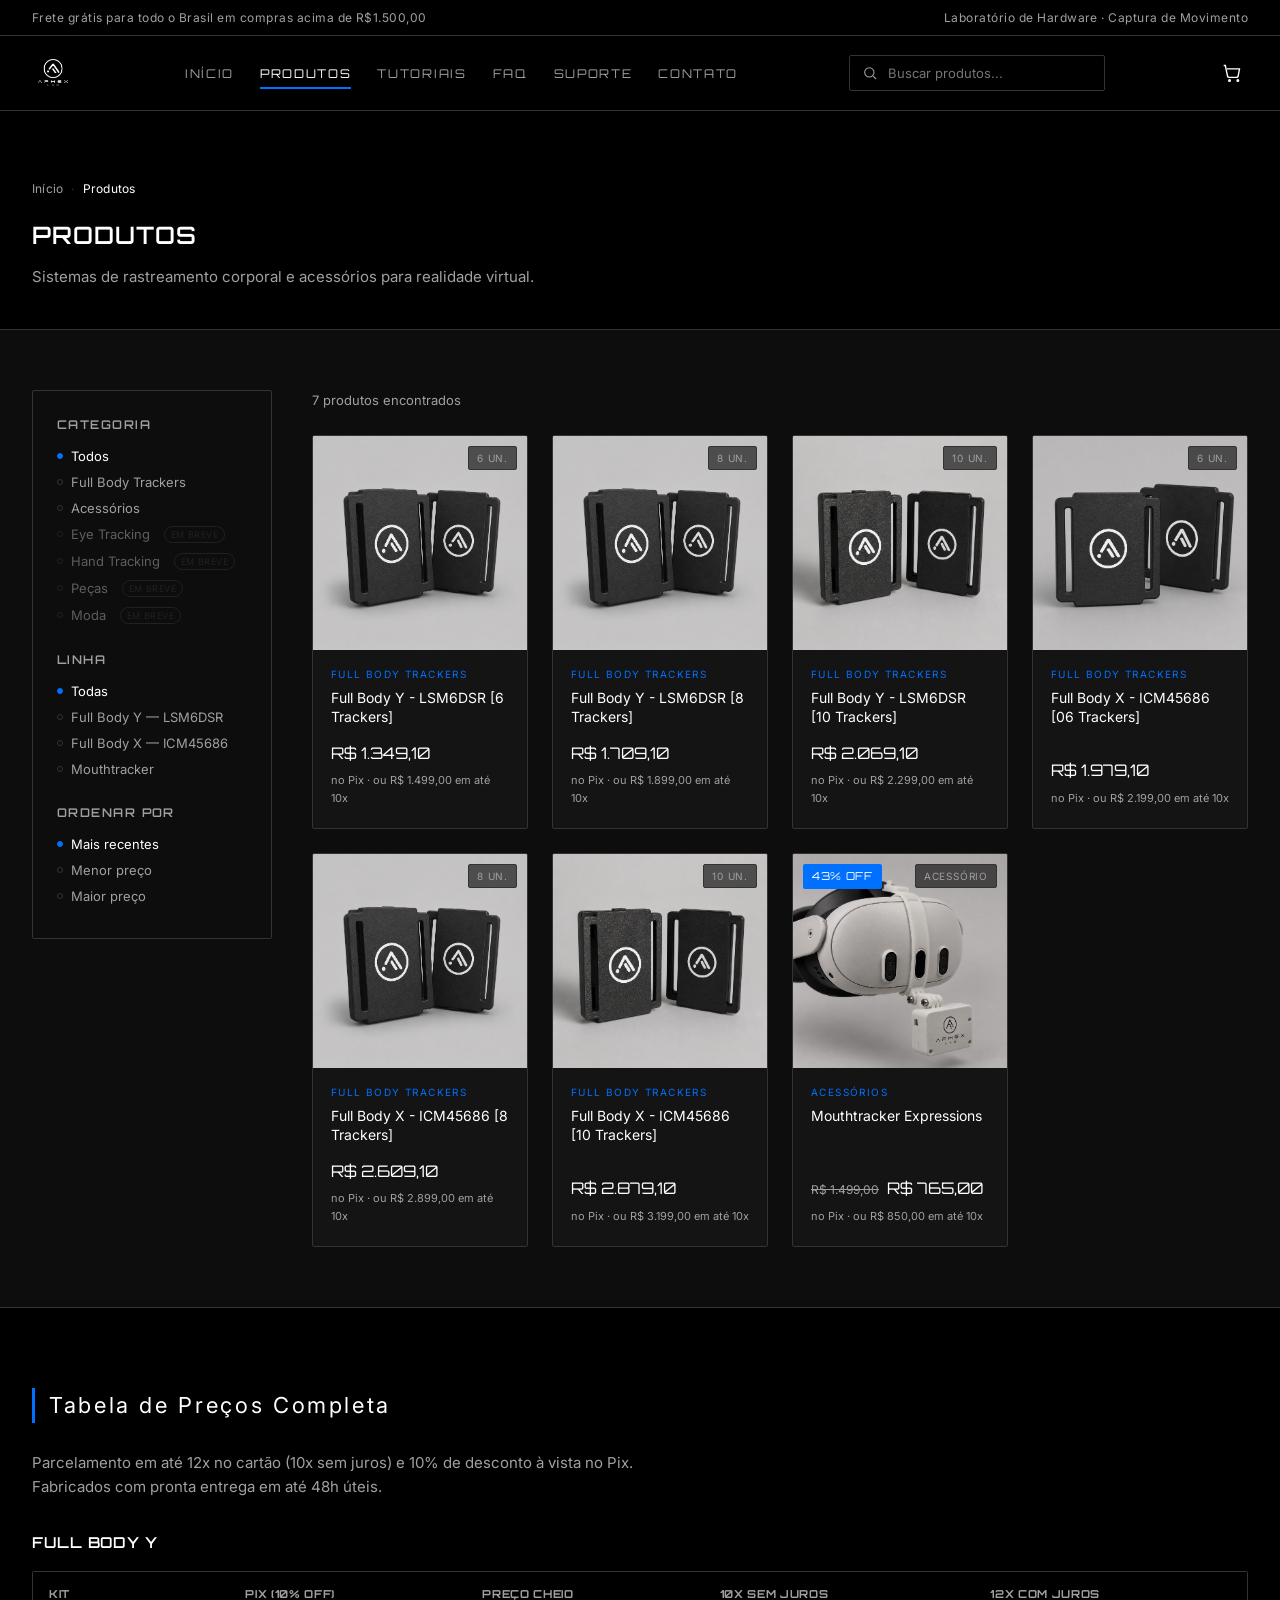
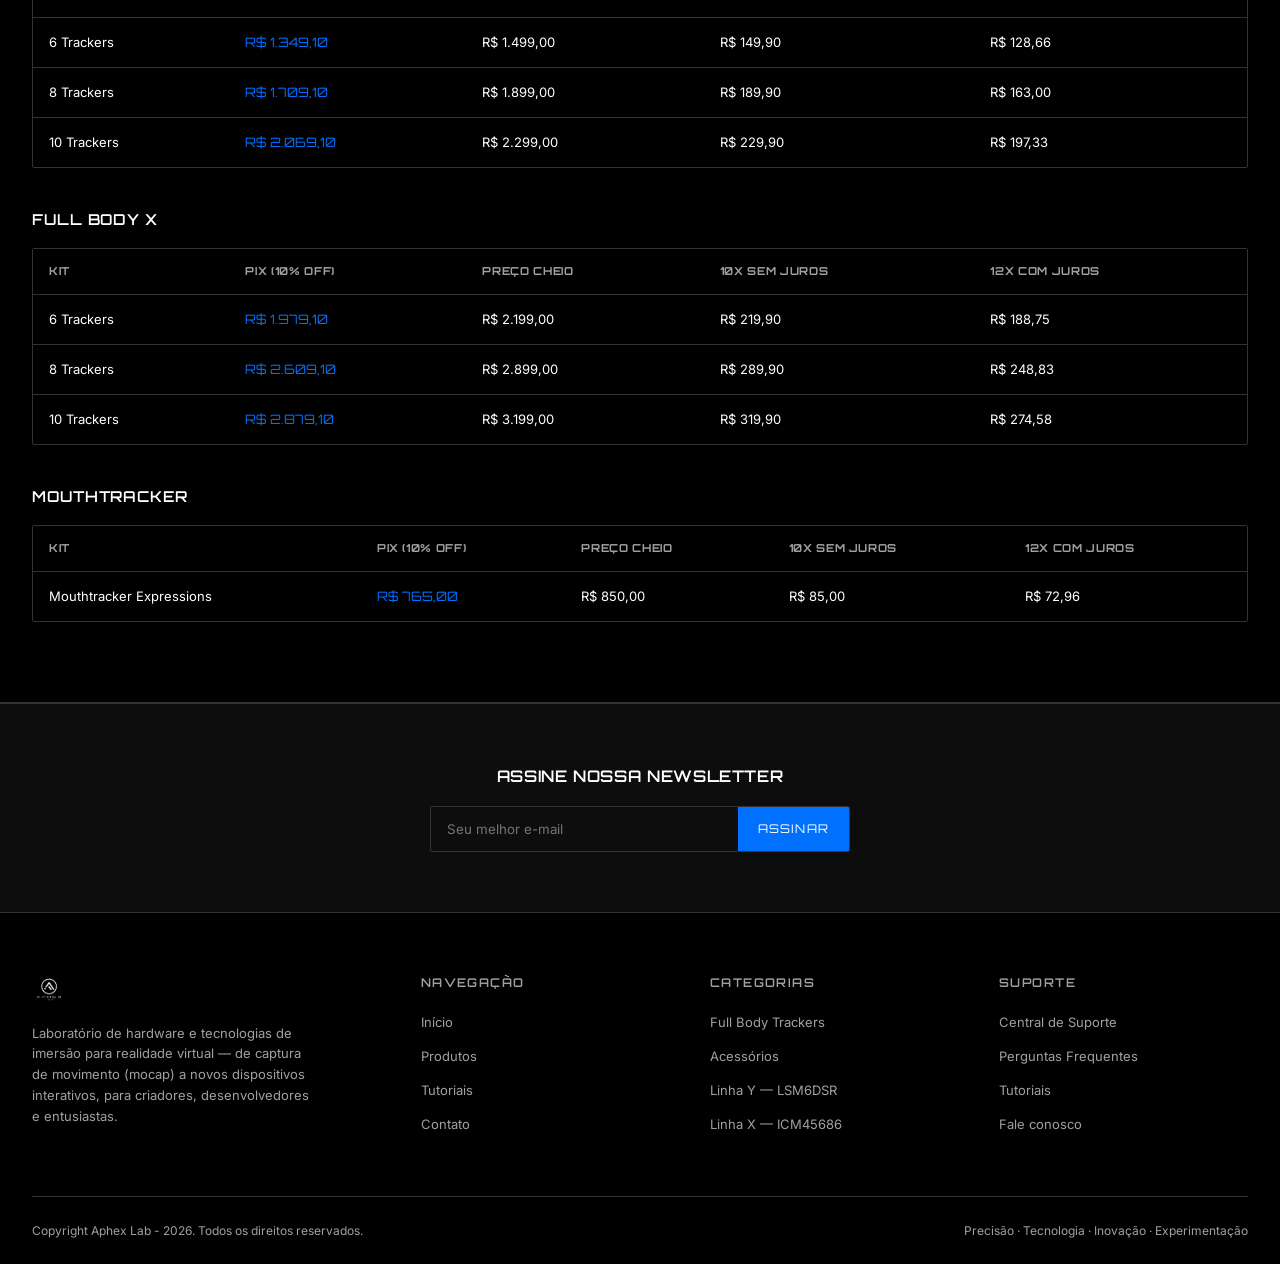
<file: produtos.html>
<!doctype html>
<html lang="pt-BR">
<head>
<meta charset="UTF-8">
<meta name="viewport" content="width=device-width, initial-scale=1.0">
<title>Produtos — Aphex Lab</title>
<link rel="icon" href="assets/img/brand/logo-dark-bg.png">
<link rel="preconnect" href="https://fonts.googleapis.com">
<link href="https://fonts.googleapis.com/css2?family=Orbitron:wght@500;600;700;800&family=Inter:wght@400;500;600&display=swap" rel="stylesheet">
<link rel="stylesheet" href="assets/css/style.css">
<noscript><style>.reveal{opacity:1!important;transform:none!important;}</style></noscript>
</head>
<body>

<div id="site-header"></div>

<div class="page-hero">
  <div class="container reveal">
    <div class="breadcrumb"><a href="index.html">Início</a><span class="sep">·</span><span class="current">Produtos</span></div>
    <h1>Produtos</h1>
    <p>Sistemas de rastreamento corporal e acessórios para realidade virtual.</p>
  </div>
</div>

<section class="section-tight">
  <div class="container catalog-layout">
    <aside class="filters reveal">
      <div class="filter-group">
        <h3>Categoria</h3>
        <ul id="filter-cat">
          <li><button class="filter-link active" data-cat="todos">Todos</button></li>
          <li><button class="filter-link" data-cat="Full Body Trackers">Full Body Trackers</button></li>
          <li><button class="filter-link" data-cat="Acessórios">Acessórios</button></li>
          <li><button class="filter-link" disabled>Eye Tracking <span class="soon-tag">em breve</span></button></li>
          <li><button class="filter-link" disabled>Hand Tracking <span class="soon-tag">em breve</span></button></li>
          <li><button class="filter-link" disabled>Peças <span class="soon-tag">em breve</span></button></li>
          <li><button class="filter-link" disabled>Moda <span class="soon-tag">em breve</span></button></li>
        </ul>
      </div>
      <div class="filter-group">
        <h3>Linha</h3>
        <ul id="filter-line">
          <li><button class="filter-link active" data-line="todas">Todas</button></li>
          <li><button class="filter-link" data-line="Full Body Y">Full Body Y — LSM6DSR</button></li>
          <li><button class="filter-link" data-line="Full Body X">Full Body X — ICM45686</button></li>
          <li><button class="filter-link" data-line="Mouthtracker">Mouthtracker</button></li>
        </ul>
      </div>
      <div class="filter-group">
        <h3>Ordenar por</h3>
        <ul id="filter-sort">
          <li><button class="filter-link active" data-sort="relevancia">Mais recentes</button></li>
          <li><button class="filter-link" data-sort="menor">Menor preço</button></li>
          <li><button class="filter-link" data-sort="maior">Maior preço</button></li>
        </ul>
      </div>
    </aside>

    <div>
      <div class="catalog-toolbar">
        <span id="result-count"></span>
      </div>
      <div class="products-grid" id="products-grid"></div>
    </div>
  </div>
</section>

<section class="section-alt">
  <div class="container">
    <div class="section-title reveal">Tabela de Preços Completa</div>
    <p class="reveal" style="color:var(--gray); max-width:640px; margin-bottom:32px;">Parcelamento em até 12x no cartão (10x sem juros) e 10% de desconto à vista no Pix. Fabricados com pronta entrega em até 48h úteis.</p>
    <div id="pricing-tables"></div>
  </div>
</section>

<div id="site-footer"></div>

<script src="assets/js/products.js"></script>
<script src="assets/js/main.js"></script>
<script>
  mountLayout("produtos.html");

  const state = { cat: "todos", line: "todas", sort: "relevancia" };

  function applyUrlParams(){
    const params = new URLSearchParams(location.search);
    if (params.get("cat")) state.cat = params.get("cat");
    if (params.get("linha")) state.line = params.get("linha");

    document.querySelectorAll("#filter-cat button").forEach(b =>
      b.classList.toggle("active", b.dataset.cat === state.cat));
    document.querySelectorAll("#filter-line button").forEach(b =>
      b.classList.toggle("active", b.dataset.line === state.line));
  }

  function render(){
    let list = PRODUCTS.slice();
    if (state.cat !== "todos") list = list.filter(p => p.category === state.cat);
    if (state.line !== "todas") list = list.filter(p => p.line === state.line);
    if (state.sort === "menor") list.sort((a,b) => a.price - b.price);
    if (state.sort === "maior") list.sort((a,b) => b.price - a.price);

    renderProductGrid(document.getElementById("products-grid"), list);
    document.getElementById("result-count").textContent =
      `${list.length} produto${list.length === 1 ? "" : "s"} encontrado${list.length === 1 ? "" : "s"}`;
  }

  document.querySelectorAll("#filter-cat button").forEach(btn => {
    btn.addEventListener("click", () => {
      document.querySelectorAll("#filter-cat button").forEach(b => b.classList.remove("active"));
      btn.classList.add("active");
      state.cat = btn.dataset.cat;
      render();
    });
  });
  document.querySelectorAll("#filter-line button").forEach(btn => {
    btn.addEventListener("click", () => {
      document.querySelectorAll("#filter-line button").forEach(b => b.classList.remove("active"));
      btn.classList.add("active");
      state.line = btn.dataset.line;
      render();
    });
  });
  document.querySelectorAll("#filter-sort button").forEach(btn => {
    btn.addEventListener("click", () => {
      document.querySelectorAll("#filter-sort button").forEach(b => b.classList.remove("active"));
      btn.classList.add("active");
      state.sort = btn.dataset.sort;
      render();
    });
  });

  applyUrlParams();
  render();

  function buildPricingTable(lineName, items){
    const rows = items.map(p => `
      <tr>
        <td>${p.trackers > 1 ? p.trackers + " Trackers" : p.name}</td>
        <td>${formatBRL(pixPrice(p.price))}</td>
        <td>${formatBRL(p.price)}</td>
        <td>${formatBRL(installments10x(p.price))}</td>
        <td>${formatBRL(installments12x(p.price))}</td>
      </tr>
    `).join("");
    return `
      <div class="pricing-table-block reveal">
        <h3>${lineName}</h3>
        <div class="table-scroll">
          <table class="pricing-table">
            <thead>
              <tr><th>Kit</th><th>Pix (10% OFF)</th><th>Preço cheio</th><th>10x sem juros</th><th>12x com juros</th></tr>
            </thead>
            <tbody>${rows}</tbody>
          </table>
        </div>
      </div>
    `;
  }

  const lines = [...new Set(PRODUCTS.map(p => p.line))];
  document.getElementById("pricing-tables").innerHTML = lines
    .map(line => buildPricingTable(line, PRODUCTS.filter(p => p.line === line)))
    .join("");
  refreshReveal();
</script>
</body>
</html>
</file>
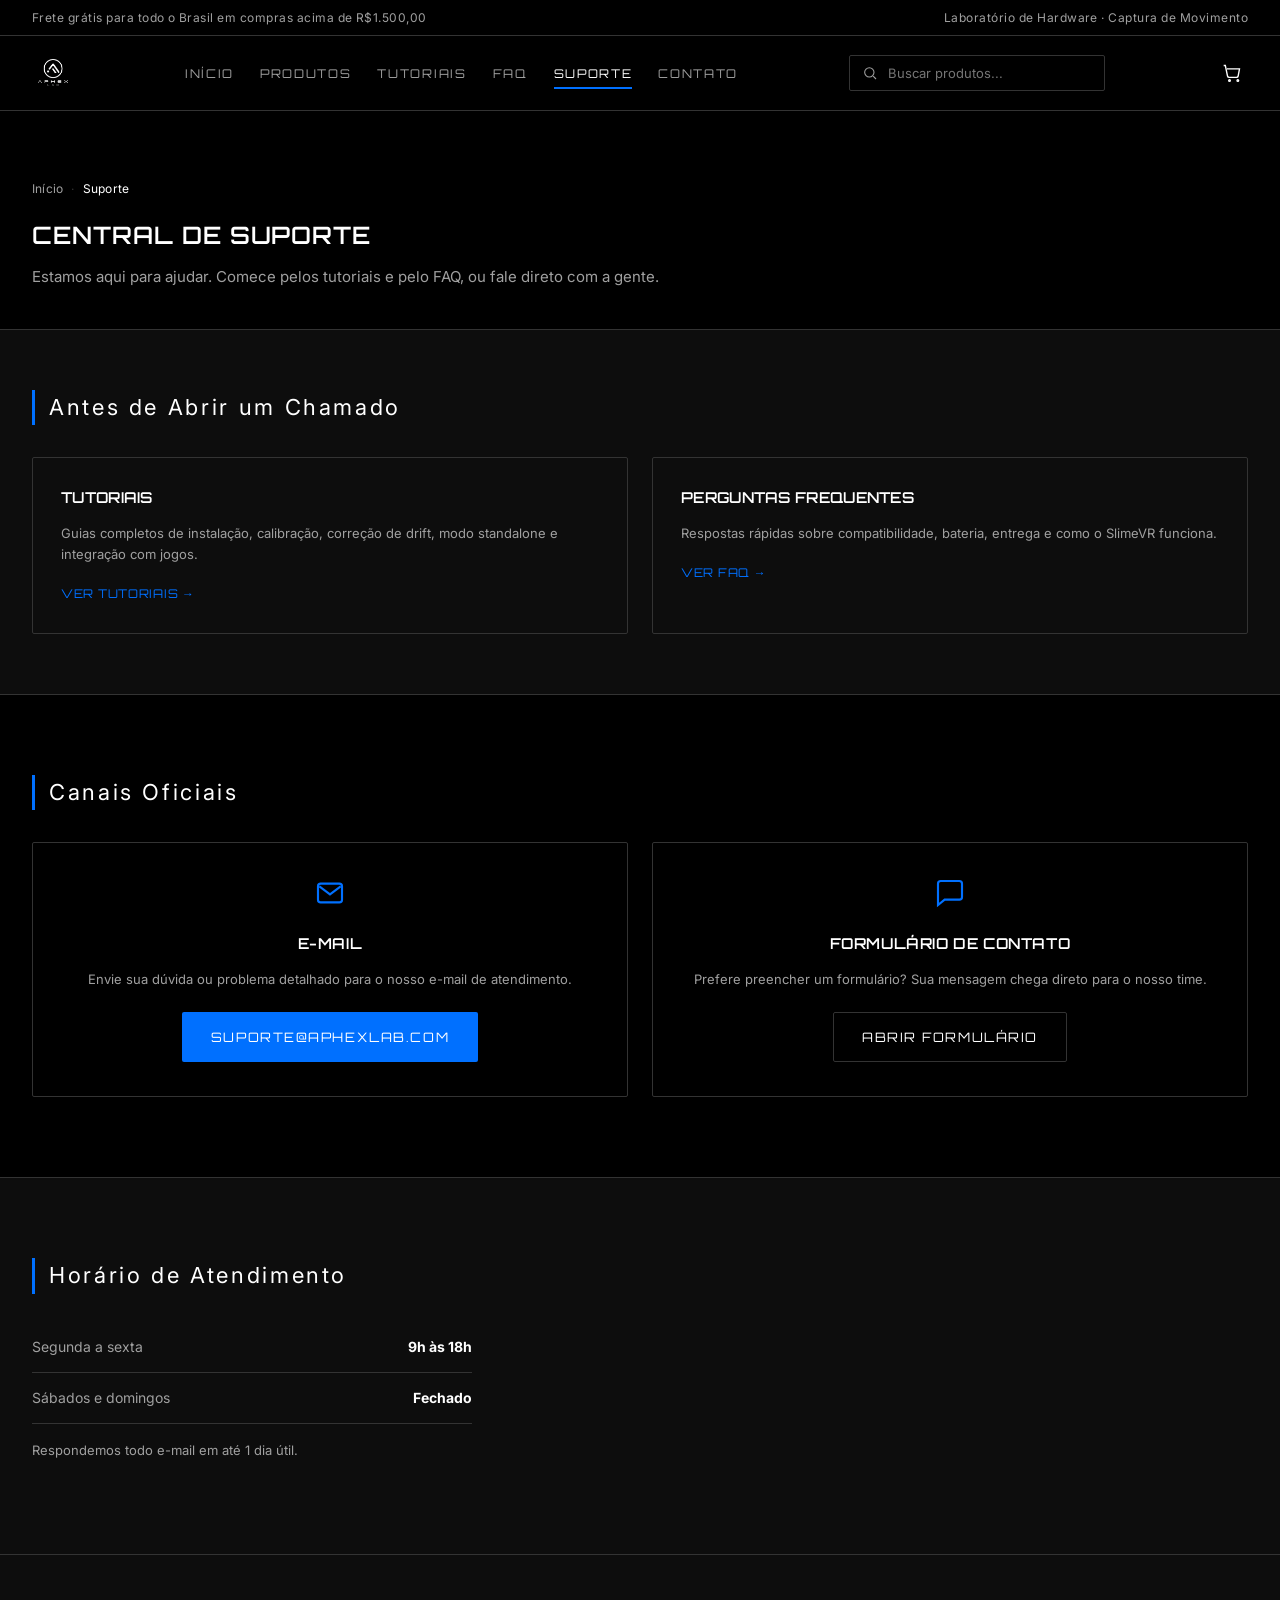
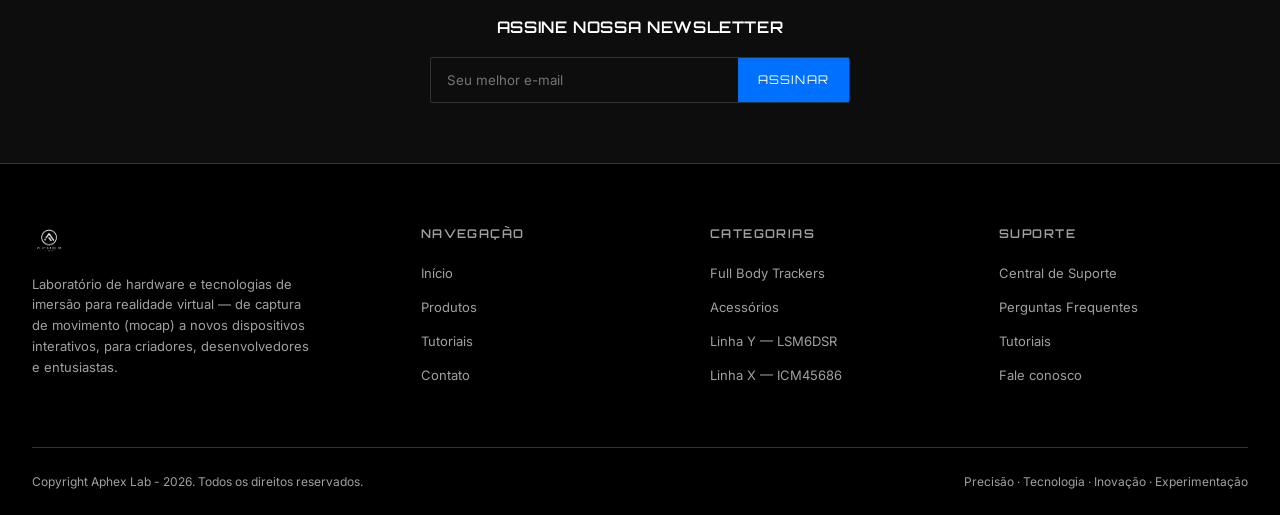
<file: suporte.html>
<!doctype html>
<html lang="pt-BR">
<head>
<meta charset="UTF-8">
<meta name="viewport" content="width=device-width, initial-scale=1.0">
<title>Central de Suporte — Aphex Lab</title>
<meta name="description" content="Central de suporte da Aphex Lab: tutoriais, perguntas frequentes, e-mail de atendimento e horário de funcionamento.">
<link rel="icon" href="assets/img/brand/logo-dark-bg.png">
<link rel="preconnect" href="https://fonts.googleapis.com">
<link href="https://fonts.googleapis.com/css2?family=Orbitron:wght@500;600;700;800&family=Inter:wght@400;500;600&display=swap" rel="stylesheet">
<link rel="stylesheet" href="assets/css/style.css">
<noscript><style>.reveal{opacity:1!important;transform:none!important;}</style></noscript>
</head>
<body>

<div id="site-header"></div>

<div class="page-hero">
  <div class="container reveal">
    <div class="breadcrumb"><a href="index.html">Início</a><span class="sep">·</span><span class="current">Suporte</span></div>
    <h1>Central de Suporte</h1>
    <p>Estamos aqui para ajudar. Comece pelos tutoriais e pelo FAQ, ou fale direto com a gente.</p>
  </div>
</div>

<section class="section-tight">
  <div class="container">
    <div class="section-title reveal">Antes de Abrir um Chamado</div>
    <div class="precheck-grid">
      <a href="tutoriais.html" class="precheck-card reveal">
        <h4>Tutoriais</h4>
        <p>Guias completos de instalação, calibração, correção de drift, modo standalone e integração com jogos.</p>
        <span class="link-arrow">Ver tutoriais →</span>
      </a>
      <a href="faq.html" class="precheck-card reveal" style="--d:1">
        <h4>Perguntas Frequentes</h4>
        <p>Respostas rápidas sobre compatibilidade, bateria, entrega e como o SlimeVR funciona.</p>
        <span class="link-arrow">Ver FAQ →</span>
      </a>
    </div>
  </div>
</section>

<section class="section-alt">
  <div class="container">
    <div class="section-title reveal">Canais Oficiais</div>
    <div class="channel-grid">
      <div class="channel-card reveal">
        <span id="icon-mail"></span>
        <h4>E-mail</h4>
        <p>Envie sua dúvida ou problema detalhado para o nosso e-mail de atendimento.</p>
        <a href="mailto:suporte@aphexlab.com" class="btn btn-primary">suporte@aphexlab.com</a>
      </div>
      <div class="channel-card reveal" style="--d:1">
        <span id="icon-message"></span>
        <h4>Formulário de Contato</h4>
        <p>Prefere preencher um formulário? Sua mensagem chega direto para o nosso time.</p>
        <a href="contato.html" class="btn btn-outline">Abrir formulário</a>
      </div>
    </div>
  </div>
</section>

<section>
  <div class="container">
    <div class="section-title reveal">Horário de Atendimento</div>
    <div class="hours-grid">
      <div class="hours-row reveal"><span>Segunda a sexta</span><strong>9h às 18h</strong></div>
      <div class="hours-row reveal" style="--d:1"><span>Sábados e domingos</span><strong>Fechado</strong></div>
    </div>
    <p class="reveal" style="--d:2; color:var(--gray); font-size:13px; margin-top:16px;">Respondemos todo e-mail em até 1 dia útil.</p>
  </div>
</section>

<div id="site-footer"></div>

<script src="assets/js/products.js"></script>
<script src="assets/js/main.js"></script>
<script>
  mountLayout("suporte.html");
  document.getElementById("icon-mail").innerHTML = ICONS.mail;
  document.getElementById("icon-message").innerHTML = ICONS.message;
</script>
</body>
</html>
</file>
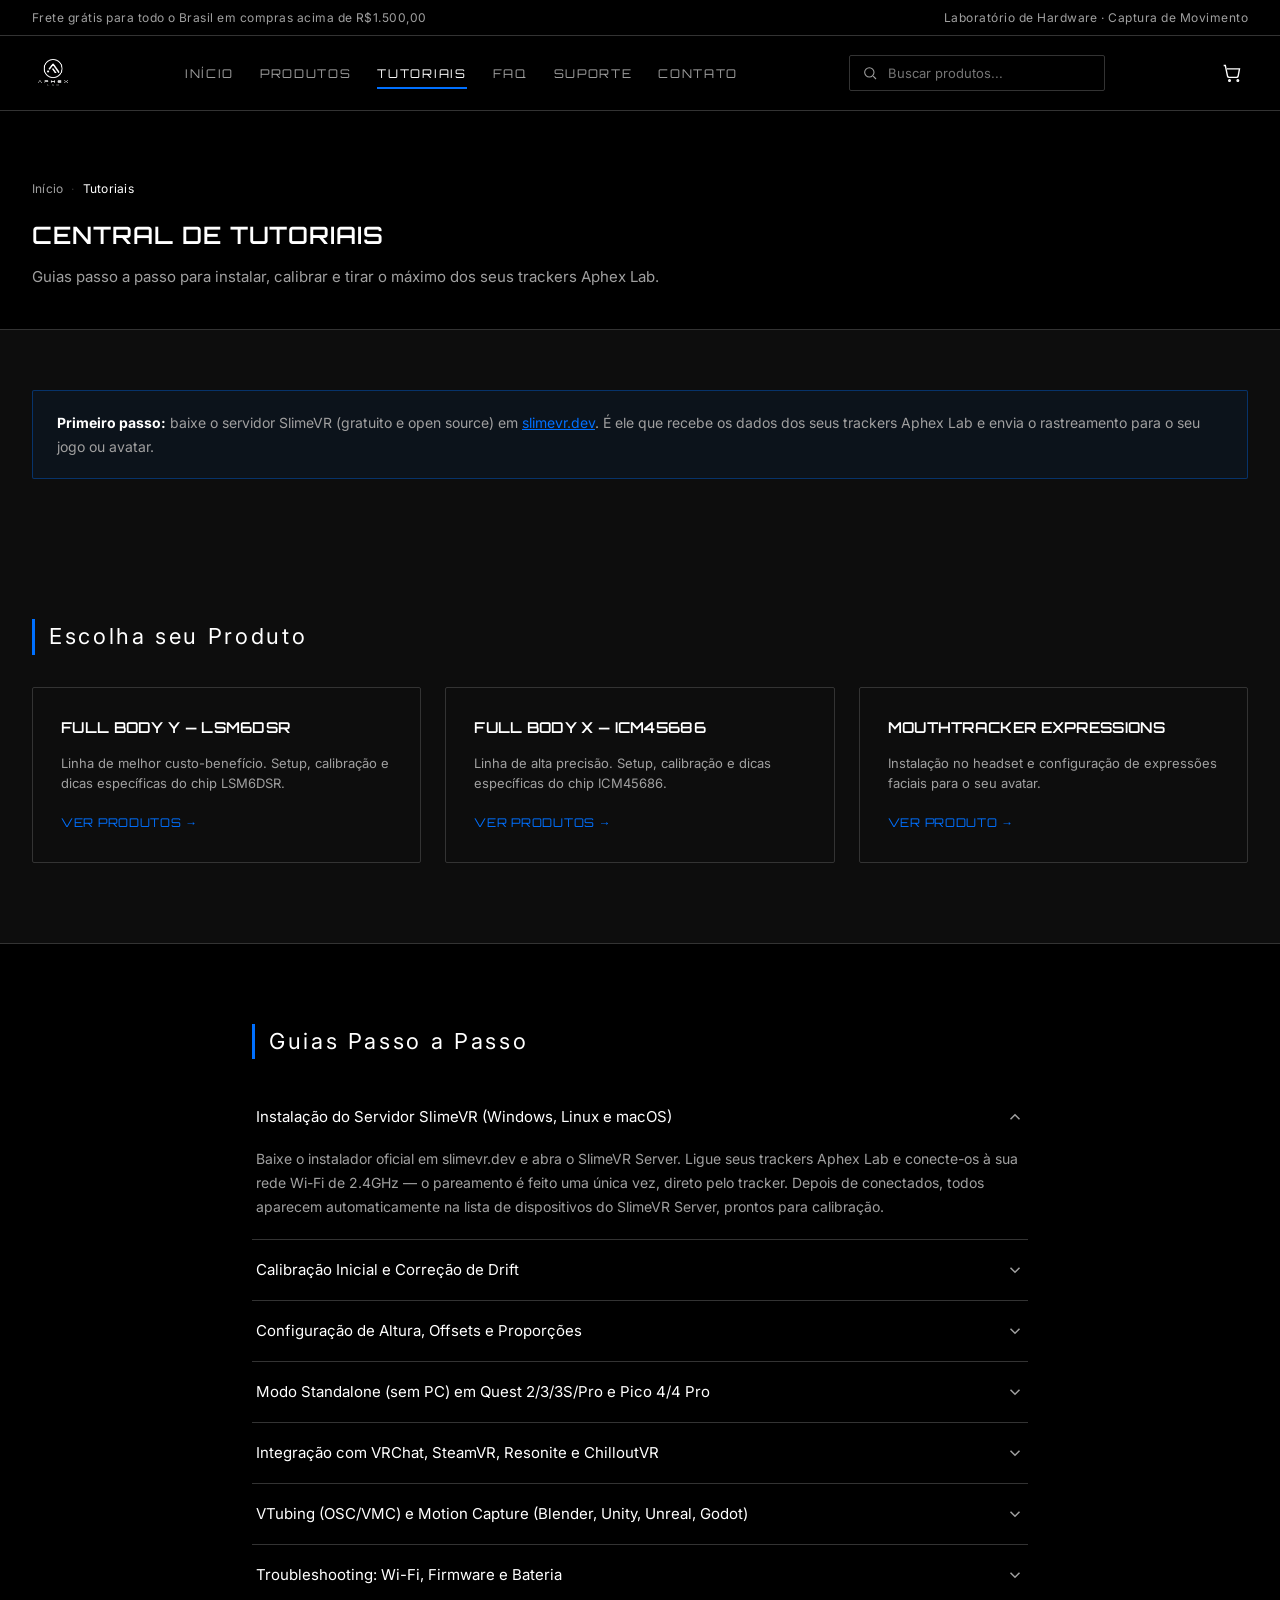
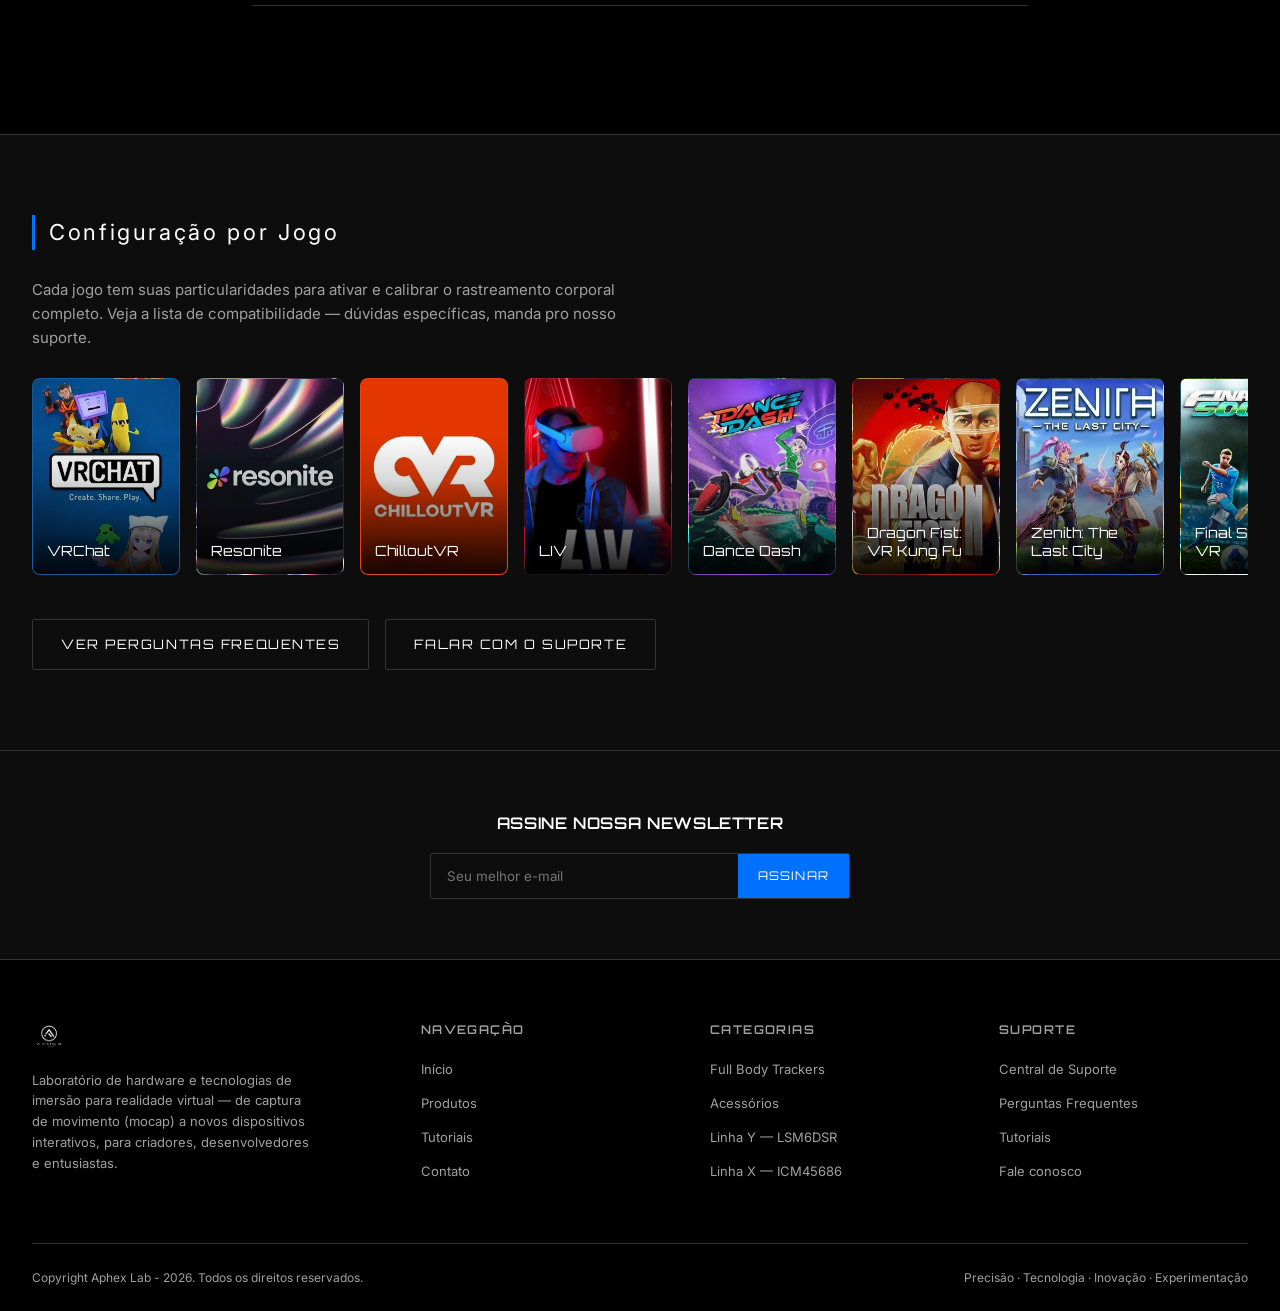
<file: tutoriais.html>
<!doctype html>
<html lang="pt-BR">
<head>
<meta charset="UTF-8">
<meta name="viewport" content="width=device-width, initial-scale=1.0">
<title>Central de Tutoriais — Aphex Lab</title>
<meta name="description" content="Guias passo a passo para instalar, calibrar e configurar seus trackers Aphex Lab com o SlimeVR: instalação, drift, modo standalone, VTubing e motion capture.">
<link rel="icon" href="assets/img/brand/logo-dark-bg.png">
<link rel="preconnect" href="https://fonts.googleapis.com">
<link href="https://fonts.googleapis.com/css2?family=Orbitron:wght@500;600;700;800&family=Inter:wght@400;500;600&display=swap" rel="stylesheet">
<link rel="stylesheet" href="assets/css/style.css">
<noscript><style>.reveal{opacity:1!important;transform:none!important;}</style></noscript>
</head>
<body>

<div id="site-header"></div>

<div class="page-hero">
  <div class="container reveal">
    <div class="breadcrumb"><a href="index.html">Início</a><span class="sep">·</span><span class="current">Tutoriais</span></div>
    <h1>Central de Tutoriais</h1>
    <p>Guias passo a passo para instalar, calibrar e tirar o máximo dos seus trackers Aphex Lab.</p>
  </div>
</div>

<section class="section-tight">
  <div class="container">
    <div class="callout reveal">
      <strong>Primeiro passo:</strong> baixe o servidor SlimeVR (gratuito e open source) em <a href="https://slimevr.dev" target="_blank" rel="noopener">slimevr.dev</a>. É ele que recebe os dados dos seus trackers Aphex Lab e envia o rastreamento para o seu jogo ou avatar.
    </div>
  </div>
</section>

<section>
  <div class="container">
    <div class="section-title reveal">Escolha seu Produto</div>
    <div class="precheck-grid cols-3">
      <a href="produtos.html?linha=Full+Body+Y" class="precheck-card reveal">
        <h4>Full Body Y — LSM6DSR</h4>
        <p>Linha de melhor custo-benefício. Setup, calibração e dicas específicas do chip LSM6DSR.</p>
        <span class="link-arrow">Ver produtos →</span>
      </a>
      <a href="produtos.html?linha=Full+Body+X" class="precheck-card reveal" style="--d:1">
        <h4>Full Body X — ICM45686</h4>
        <p>Linha de alta precisão. Setup, calibração e dicas específicas do chip ICM45686.</p>
        <span class="link-arrow">Ver produtos →</span>
      </a>
      <a href="produto.html?slug=mouthtracker-expressions" class="precheck-card reveal" style="--d:2">
        <h4>Mouthtracker Expressions</h4>
        <p>Instalação no headset e configuração de expressões faciais para o seu avatar.</p>
        <span class="link-arrow">Ver produto →</span>
      </a>
    </div>
  </div>
</section>

<section class="section-alt">
  <div class="container" style="max-width:840px;">
    <div class="section-title reveal">Guias Passo a Passo</div>

    <div class="faq-group reveal">
      <details class="faq-item" open>
        <summary><span>Instalação do Servidor SlimeVR (Windows, Linux e macOS)</span><span class="chevron"></span></summary>
        <p class="faq-answer">Baixe o instalador oficial em slimevr.dev e abra o SlimeVR Server. Ligue seus trackers Aphex Lab e conecte-os à sua rede Wi-Fi de 2.4GHz — o pareamento é feito uma única vez, direto pelo tracker. Depois de conectados, todos aparecem automaticamente na lista de dispositivos do SlimeVR Server, prontos para calibração.</p>
      </details>

      <details class="faq-item">
        <summary><span>Calibração Inicial e Correção de Drift</span><span class="chevron"></span></summary>
        <p class="faq-answer">Na primeira calibração, fique parado em pé, com os braços ao lado do corpo, e siga o assistente do SlimeVR Server. Sempre que notar o rastreamento saindo do lugar (drift), repita uma calibração rápida — leva poucos segundos e resolve a maioria dos casos. Movimentos bruscos e prolongados tendem a acelerar o drift, então recalibre sempre que perceber desalinhamento.</p>
      </details>

      <details class="faq-item">
        <summary><span>Configuração de Altura, Offsets e Proporções</span><span class="chevron"></span></summary>
        <p class="faq-answer">O assistente de configuração do SlimeVR pede sua altura real e ajusta automaticamente as proporções do corpo (tronco, pernas, pés). Reserve um espaço livre de cerca de 2x2 metros para o assistente calcular as proporções com mais precisão.</p>
      </details>

      <details class="faq-item">
        <summary><span>Modo Standalone (sem PC) em Quest 2/3/3S/Pro e Pico 4/4 Pro</span><span class="chevron"></span></summary>
        <p class="faq-answer">O servidor SlimeVR também roda direto no headset, sem precisar de computador. Instale o app do SlimeVR no seu Quest ou Pico, conecte-o à mesma rede Wi-Fi dos trackers e siga o mesmo processo de calibração — tudo dentro do headset.</p>
      </details>

      <details class="faq-item">
        <summary><span>Integração com VRChat, SteamVR, Resonite e ChilloutVR</span><span class="chevron"></span></summary>
        <p class="faq-answer">O SlimeVR se conecta ao SteamVR através de um driver OpenVR, então qualquer jogo que já suporte full body tracking via SteamVR — como VRChat, Resonite e ChilloutVR — reconhece automaticamente os trackers. Basta abrir o SteamVR com o SlimeVR Server rodando e ativar o full body tracking no menu do seu avatar.</p>
      </details>

      <details class="faq-item">
        <summary><span>VTubing (OSC/VMC) e Motion Capture (Blender, Unity, Unreal, Godot)</span><span class="chevron"></span></summary>
        <p class="faq-answer">Para VTubing e mocap, ative a exportação via OSC ou VMC nas configurações do SlimeVR Server e aponte seu software (VSeeFace, VNyan, Blender, Unity, Unreal, Godot) para receber os dados. O rastreamento corporal completo passa a alimentar o seu avatar 3D em tempo real.</p>
      </details>

      <details class="faq-item">
        <summary><span>Troubleshooting: Wi-Fi, Firmware e Bateria</span><span class="chevron"></span></summary>
        <p class="faq-answer">Sinal fraco costuma ser a causa mais comum de instabilidade — mantenha os trackers na mesma faixa de 2.4GHz e, se possível, próximos ao roteador. Atualizações de firmware são feitas direto pelo SlimeVR Server, que avisa quando há uma nova versão disponível. A bateria de cada tracker é carregada via USB-C e o LED indica o status de carga.</p>
      </details>
    </div>
  </div>
</section>

<section>
  <div class="container">
    <div class="section-title reveal">Configuração por Jogo</div>
    <p class="reveal" style="color:var(--gray); max-width:640px;">Cada jogo tem suas particularidades para ativar e calibrar o rastreamento corporal completo. Veja a lista de compatibilidade — dúvidas específicas, manda pro nosso suporte.</p>
    <div class="game-tile-row" id="game-tile-row" style="margin-top:24px;"></div>
    <div class="hero-actions reveal" style="justify-content:flex-start; margin-top:28px;">
      <a href="faq.html" class="btn btn-outline">Ver Perguntas Frequentes</a>
      <a href="suporte.html" class="btn btn-outline">Falar com o Suporte</a>
    </div>
  </div>
</section>

<div id="site-footer"></div>

<script src="assets/js/products.js"></script>
<script src="assets/js/main.js"></script>
<script>
  mountLayout("tutoriais.html");
  document.querySelectorAll(".faq-item .chevron").forEach(el => { el.innerHTML = ICONS.chevronDown; });
  renderGameTiles(document.getElementById("game-tile-row"));
  refreshReveal();
</script>
</body>
</html>
</file>
<file: assets/css/style.css>
/* ==========================================================================
   Aphex Lab — Design System
   Fonts: Orbitron (titles/logo) · Inter (body)
   Palette: #FFFFFF · #1A1A1A · #333333 · #A0A0A0 · #0070FF
   ========================================================================== */

:root{
  --white:#FFFFFF;
  --black-1:#1A1A1A;   /* card / surface */
  --black-2:#333333;   /* border / divider */
  --gray:#A0A0A0;      /* secondary text */
  --blue:#0070FF;      /* accent */
  --blue-dim:#0057c7;
  --bg:#0D0D0D;         /* page background, near-black */
  --bg-elev:#141414;

  --font-title:'Orbitron', sans-serif;
  --font-body:'Inter', sans-serif;

  --radius:2px;
  --container:1280px;
}

*,*::before,*::after{ box-sizing:border-box; }
html{ scroll-behavior:smooth; }

body{
  margin:0;
  background:var(--bg);
  color:var(--white);
  font-family:var(--font-body);
  font-size:15px;
  line-height:1.6;
  -webkit-font-smoothing:antialiased;
}

img{ max-width:100%; display:block; }
a{ color:inherit; text-decoration:none; }
ul{ list-style:none; margin:0; padding:0; }
button{ font-family:inherit; cursor:pointer; }
input,select,textarea{ font-family:inherit; }

.container{
  max-width:var(--container);
  margin:0 auto;
  padding:0 32px;
}

.eyebrow{
  font-family:var(--font-title);
  font-size:12px;
  letter-spacing:.28em;
  text-transform:uppercase;
  color:var(--gray);
}

h1,h2,h3,h4{
  font-family:var(--font-title);
  text-transform:uppercase;
  letter-spacing:.04em;
  margin:0 0 .5em;
  font-weight:600;
}

.section-title{
  font-size:22px;
  letter-spacing:.12em;
  color:var(--white);
  border-left:3px solid var(--blue);
  padding-left:14px;
  margin-bottom:28px;
}

.btn{
  display:inline-flex;
  align-items:center;
  justify-content:center;
  gap:8px;
  padding:14px 28px;
  font-family:var(--font-title);
  font-size:13px;
  letter-spacing:.12em;
  text-transform:uppercase;
  border-radius:var(--radius);
  border:1px solid transparent;
  transition:all .18s ease;
}
.btn-primary{
  background:var(--blue);
  color:var(--white);
}
.btn-primary:hover{ background:var(--blue-dim); }
.btn-outline{
  background:transparent;
  border-color:var(--black-2);
  color:var(--white);
}
.btn-outline:hover{ border-color:var(--white); }
.btn-block{ width:100%; }
.btn[disabled]{ opacity:.4; cursor:not-allowed; }

/* ---------------------------- Top utility bar --------------------------- */
.topbar{
  background:#000;
  border-bottom:1px solid var(--black-2);
  font-size:12px;
  color:var(--gray);
  letter-spacing:.04em;
}
.topbar .container{
  display:flex;
  justify-content:space-between;
  padding-top:8px;
  padding-bottom:8px;
}

/* ---------------------------------- Header ------------------------------ */
header.site-header{
  background:#000;
  border-bottom:1px solid var(--black-2);
  position:sticky;
  top:0;
  z-index:100;
  transition:box-shadow .25s ease;
}
header.site-header.scrolled{
  box-shadow:0 12px 30px -18px rgba(0,0,0,.9);
}
.header-inner{
  display:flex;
  align-items:center;
  justify-content:space-between;
  gap:24px;
  padding:16px 32px;
}
.logo{
  display:flex;
  align-items:center;
  gap:12px;
}
.logo img{ height:42px; width:auto; }
.logo-text{
  font-family:var(--font-title);
  font-size:18px;
  letter-spacing:.22em;
  line-height:1.1;
}
.logo-text small{
  display:block;
  font-size:9px;
  color:var(--gray);
  letter-spacing:.32em;
}

.main-nav ul{
  display:flex;
  gap:26px;
}
.main-nav a{
  font-family:var(--font-title);
  font-size:12px;
  letter-spacing:.14em;
  text-transform:uppercase;
  color:var(--gray);
  padding:6px 0;
  border-bottom:2px solid transparent;
  transition:color .15s ease, border-color .15s ease;
}
.main-nav a:hover,
.main-nav a.active{
  color:var(--white);
  border-color:var(--blue);
}

.header-actions{
  display:flex;
  align-items:center;
  gap:22px;
}
.header-actions button{
  background:none;
  border:none;
  color:var(--white);
  position:relative;
  display:flex;
  align-items:center;
}
.header-actions svg{ width:20px; height:20px; }
.cart-count{
  position:absolute;
  top:-8px;
  right:-10px;
  background:var(--blue);
  color:var(--white);
  font-size:10px;
  font-family:var(--font-title);
  min-width:16px;
  height:16px;
  border-radius:50%;
  display:flex;
  align-items:center;
  justify-content:center;
  padding:0 3px;
}
.header-actions .nav-toggle{ display:none; background:none; border:none; }
.nav-toggle svg{ width:22px; height:22px; }

.mobile-nav{ display:none; }
.mobile-nav.open{
  display:block;
  border-top:1px solid var(--black-2);
  background:#000;
}
.mobile-nav ul{ padding:8px 20px 16px; }
.mobile-nav li{ border-bottom:1px solid var(--black-2); }
.mobile-nav a{
  display:block;
  padding:14px 4px;
  font-family:var(--font-title);
  font-size:13px;
  letter-spacing:.1em;
  text-transform:uppercase;
  color:var(--gray);
}
.mobile-nav a.active{ color:var(--blue); }

.search-box{
  display:flex;
  align-items:center;
  gap:8px;
  border:1px solid var(--black-2);
  border-radius:var(--radius);
  padding:8px 12px;
  min-width:220px;
}
.search-box input{
  background:none;
  border:none;
  outline:none;
  color:var(--white);
  width:100%;
  font-size:13px;
}
.search-box svg{ width:16px; height:16px; color:var(--gray); flex-shrink:0; }

/* --------------------------------- Breadcrumb ---------------------------- */
.breadcrumb{
  font-size:12px;
  color:var(--gray);
  padding:18px 0;
  letter-spacing:.02em;
}
.breadcrumb a{ color:var(--gray); }
.breadcrumb a:hover{ color:var(--blue); }
.breadcrumb span.sep{ margin:0 8px; color:var(--black-2); }
.breadcrumb .current{ color:var(--white); }

/* ----------------------------------- Hero -------------------------------- */
.hero{
  position:relative;
  padding:120px 0 100px;
  text-align:center;
  overflow:hidden;
  background:#000;
  border-bottom:1px solid var(--black-2);
}
.hero-decor{
  position:absolute; inset:0;
  z-index:0;
  pointer-events:none;
}
.hero-decor::before{
  content:"";
  position:absolute; inset:-10%;
  background:radial-gradient(ellipse 55% 50% at 50% 22%, rgba(0,112,255,.24), transparent 70%);
  animation:heroGlowDrift 16s ease-in-out infinite alternate;
}
.hero-decor::after{
  content:"";
  position:absolute; inset:0;
  background-image:radial-gradient(rgba(255,255,255,.06) 1px, transparent 1px);
  background-size:28px 28px;
  -webkit-mask-image:radial-gradient(ellipse 60% 55% at 50% 24%, black 30%, transparent 82%);
  mask-image:radial-gradient(ellipse 60% 55% at 50% 24%, black 30%, transparent 82%);
}
@keyframes heroGlowDrift{
  0%   { transform:translate(-3%, -2%) scale(1); }
  100% { transform:translate(3%, 3%) scale(1.1); }
}
.hero-ring{
  position:absolute;
  left:50%; top:6%;
  transform:translateX(-50%);
  border-radius:50%;
  border:1px solid rgba(255,255,255,.06);
  z-index:0;
  pointer-events:none;
  animation:heroRingPulse 9s ease-in-out infinite;
}
.hero-ring.ring-1{ width:460px; height:460px; }
.hero-ring.ring-2{ width:700px; height:700px; top:-4%; border-color:rgba(0,112,255,.10); animation-duration:12s; animation-delay:-4s; }
@keyframes heroRingPulse{
  0%, 100% { opacity:.7; transform:translateX(-50%) scale(1); }
  50%      { opacity:1; transform:translateX(-50%) scale(1.04); }
}

.hero-particles{ position:absolute; inset:0; overflow:hidden; z-index:0; pointer-events:none; }
.hero-particle{
  position:absolute;
  bottom:-10px;
  width:3px; height:3px;
  border-radius:50%;
  background:var(--blue);
  box-shadow:0 0 8px 2px rgba(0,112,255,.65);
  opacity:0;
  animation-name:heroParticleFloat;
  animation-timing-function:ease-in-out;
  animation-iteration-count:infinite;
}
@keyframes heroParticleFloat{
  0%   { opacity:0; transform:translateY(0) translateX(0); }
  12%  { opacity:.75; }
  85%  { opacity:.35; }
  100% { opacity:0; transform:translateY(-360px) translateX(var(--dx, 30px)); }
}
@media (prefers-reduced-motion:reduce){
  .hero-decor::before, .hero-ring, .hero-particle{ animation:none; }
}

.hero-content{ position:relative; z-index:1; }

.hero-content .eyebrow{ margin-bottom:14px; }
.hero-content h1{
  font-size:clamp(28px,4vw,46px);
  max-width:820px;
  margin:0 auto 18px;
  line-height:1.25;
}
.hero-content h1 .accent{ color:var(--blue); }
.hero-content p{
  color:var(--gray);
  max-width:560px;
  margin:0 auto 34px;
  font-size:16px;
}
.hero-actions{
  display:flex;
  gap:16px;
  justify-content:center;
  flex-wrap:wrap;
}

/* ------------------------------- Trust strip ------------------------------ */
.trust-strip{
  background:#000;
  border-bottom:1px solid var(--black-2);
  padding:22px 0;
}
.trust-strip-inner{
  display:flex;
  justify-content:space-between;
  flex-wrap:wrap;
  gap:20px;
}
.trust-strip-item{
  display:flex;
  align-items:center;
  gap:10px;
  color:var(--gray);
  font-size:13px;
}
.trust-strip-item svg{ width:20px; height:20px; color:var(--blue); flex-shrink:0; }

/* --------------------------------- Sections ------------------------------ */
section{ padding:80px 0; }
.section-tight{ padding:60px 0; }
.section-alt{ background:#000; border-top:1px solid var(--black-2); border-bottom:1px solid var(--black-2); }

.about-grid{
  display:grid;
  grid-template-columns:1fr 1fr;
  gap:60px;
  align-items:center;
}
.about-grid p{ color:var(--gray); margin-bottom:16px; }

.values-row{
  display:grid;
  grid-template-columns:repeat(4,1fr);
  gap:24px;
  margin-top:48px;
}
.value-card{
  text-align:center;
  padding:28px 16px;
  border:1px solid var(--black-2);
  border-radius:var(--radius);
  transition:border-color .2s ease, transform .2s ease;
}
.value-card:hover{ border-color:var(--blue); transform:translateY(-3px); }
.value-card svg{ width:34px; height:34px; margin-bottom:14px; color:var(--blue); }
.value-card h4{ font-size:13px; letter-spacing:.14em; margin-bottom:6px; }
.value-card p{ color:var(--gray); font-size:13px; margin:0; }

/* -------------------------------- How it works ----------------------------- */
.how-grid{
  display:grid;
  grid-template-columns:repeat(4,1fr);
  gap:24px;
  margin-top:40px;
}
.how-step{
  position:relative;
  padding:28px 20px;
  border:1px solid var(--black-2);
  border-radius:var(--radius);
}
.how-step .how-num{
  position:absolute;
  top:16px; right:18px;
  font-family:var(--font-title);
  font-size:12px;
  color:var(--black-2);
}
.how-step svg{ width:30px; height:30px; color:var(--blue); margin-bottom:16px; }
.how-step h4{ font-size:13px; letter-spacing:.08em; margin-bottom:8px; }
.how-step p{ color:var(--gray); font-size:13px; margin:0; }
.how-note{
  margin-top:32px;
  text-align:center;
  color:var(--gray);
  font-size:14px;
}
.how-note strong{ color:var(--white); }

/* -------------------------------- Compatibility ----------------------------- */
.compat-block{ margin-top:32px; }
.compat-block h4{
  font-size:12px;
  letter-spacing:.12em;
  text-transform:uppercase;
  color:var(--gray);
  margin-bottom:14px;
}
.pill-row{ display:flex; flex-wrap:wrap; gap:10px; }
.pill{
  display:inline-flex;
  align-items:center;
  padding:8px 16px;
  border:1px solid var(--black-2);
  border-radius:20px;
  font-size:13px;
  color:var(--white);
  background:var(--bg-elev);
}
.pill-mod{ color:var(--gray); }

/* -------------------------------- Game tiles ----------------------------- */
.game-tile-row{
  display:flex;
  gap:16px;
  overflow-x:auto;
  padding:4px 4px 16px;
  scroll-snap-type:x mandatory;
  scrollbar-width:thin;
  scrollbar-color:var(--black-2) transparent;
}
.game-tile-row::-webkit-scrollbar{ height:6px; }
.game-tile-row::-webkit-scrollbar-thumb{ background:var(--black-2); border-radius:3px; }
.game-tile{
  position:relative;
  flex:0 0 148px;
  aspect-ratio:3/4;
  border-radius:8px;
  overflow:hidden;
  scroll-snap-align:start;
  display:flex;
  align-items:flex-end;
  padding:14px;
  border:1px solid rgba(255,255,255,.08);
  background-color:var(--bg-elev);
  background-size:cover;
  background-position:center;
  transition:transform .2s ease;
}
.game-tile::before{
  content:"";
  position:absolute; inset:0;
  background:linear-gradient(to top, rgba(0,0,0,.9) 0%, rgba(0,0,0,.15) 48%, transparent 72%);
}
.game-tile:hover{ transform:translateY(-4px); }
.game-tile-name{
  position:relative; z-index:1;
  font-family:var(--font-title);
  font-size:14px;
  line-height:1.3;
  color:#fff;
  text-shadow:0 2px 10px rgba(0,0,0,.55);
}
.game-tile-badge{
  position:absolute; top:10px; left:10px; z-index:1;
  background:rgba(0,0,0,.55);
  color:#fff;
  font-size:10px;
  font-family:var(--font-title);
  letter-spacing:.06em;
  padding:3px 8px;
  border-radius:3px;
  border:1px solid rgba(255,255,255,.25);
}

/* ------------------------------- Uso profissional -------------------------------- */
.wordmark-row{
  display:flex;
  justify-content:center;
  align-items:center;
  flex-wrap:wrap;
  gap:20px 44px;
}
.wordmark{
  font-family:var(--font-title);
  font-size:19px;
  letter-spacing:.03em;
  color:var(--white);
  opacity:.82;
  text-transform:uppercase;
}

/* ----------------------------------- Roadmap -------------------------------------- */
.roadmap-grid{
  display:grid;
  grid-template-columns:repeat(5,1fr);
  gap:20px;
}
.roadmap-card{
  padding:26px 20px;
  border:1px dashed var(--black-2);
  border-radius:var(--radius);
  text-align:center;
}
.roadmap-badge{
  display:inline-block;
  font-family:var(--font-title);
  font-size:10px;
  letter-spacing:.08em;
  color:var(--gray);
  border:1px solid var(--black-2);
  padding:3px 9px;
  border-radius:20px;
  margin-bottom:14px;
}
.roadmap-card h4{ font-size:14px; margin-bottom:8px; }
.roadmap-card p{ color:var(--gray); font-size:12px; margin:0; line-height:1.5; }

.soon-tag{
  font-size:9px;
  letter-spacing:.04em;
  color:var(--black-2);
  border:1px solid var(--black-2);
  padding:2px 6px;
  border-radius:10px;
  margin-left:6px;
  text-transform:uppercase;
}
.filter-link[disabled]{ cursor:default; opacity:.55; }
.filter-link[disabled]:hover{ color:var(--gray); }

/* ------------------------------- Product grid ----------------------------- */
.products-grid{
  display:grid;
  grid-template-columns:repeat(4,1fr);
  gap:24px;
}
.product-card{
  background:var(--bg-elev);
  border:1px solid var(--black-2);
  border-radius:var(--radius);
  overflow:hidden;
  transition:border-color .2s ease, transform .2s ease;
  display:flex;
  flex-direction:column;
}
.product-card:hover{ border-color:var(--blue); transform:translateY(-4px); }
.product-card .thumb{
  position:relative;
  aspect-ratio:1/1;
  background:#1c1c1c;
  overflow:hidden;
}
.product-card .thumb img{
  width:100%; height:100%; object-fit:cover;
  transition:transform .35s ease;
}
.product-card:hover .thumb img{ transform:scale(1.05); }
.badge{
  position:absolute;
  top:10px; left:10px;
  background:var(--blue);
  color:var(--white);
  font-family:var(--font-title);
  font-size:11px;
  letter-spacing:.06em;
  padding:4px 9px;
  border-radius:var(--radius);
}
.badge-outline{
  position:absolute;
  top:10px; right:10px;
  border:1px solid var(--black-2);
  background:rgba(0,0,0,.6);
  color:var(--gray);
  font-size:10px;
  letter-spacing:.08em;
  padding:3px 8px;
  border-radius:var(--radius);
  text-transform:uppercase;
}
.product-card .info{
  padding:16px 18px 20px;
  display:flex;
  flex-direction:column;
  gap:6px;
  flex:1;
}
.product-card .cat{
  font-size:10px;
  letter-spacing:.14em;
  text-transform:uppercase;
  color:var(--blue);
}
.product-card .name{
  font-size:14px;
  line-height:1.4;
  min-height:2.6em;
}
.product-card .price-row{
  margin-top:auto;
  padding-top:8px;
  display:flex;
  align-items:baseline;
  gap:8px;
}
.price{
  font-family:var(--font-title);
  font-size:16px;
  color:var(--white);
}
.price-old{
  font-size:12px;
  color:var(--gray);
  text-decoration:line-through;
}
.price-note{
  font-size:11px;
  color:var(--gray);
}
.price-note strong{ color:var(--blue); }

.pix-badge{
  display:inline-flex;
  align-items:center;
  font-family:var(--font-title);
  font-size:10px;
  letter-spacing:.06em;
  color:var(--blue);
  border:1px solid rgba(0,112,255,.35);
  background:rgba(0,112,255,.08);
  padding:4px 8px;
  border-radius:var(--radius);
  margin-left:10px;
  vertical-align:middle;
}
.price-cheio-line{
  color:var(--gray);
  font-size:13px;
  margin-bottom:6px;
}
.price-cheio-line .price-old{ margin-right:6px; }

/* ----------------------------------- Suporte --------------------------------- */
.precheck-grid{
  display:grid;
  grid-template-columns:repeat(2,1fr);
  gap:24px;
  margin-top:32px;
}
.precheck-grid.cols-3{ grid-template-columns:repeat(3,1fr); }
.precheck-card{
  display:block;
  padding:28px;
  border:1px solid var(--black-2);
  border-radius:var(--radius);
  transition:border-color .2s ease, transform .2s ease;
}
.precheck-card:hover{ border-color:var(--blue); transform:translateY(-3px); }
.precheck-card h4{ font-size:15px; letter-spacing:.02em; margin-bottom:10px; }
.precheck-card p{ color:var(--gray); font-size:13px; margin-bottom:16px; }
.precheck-card .link-arrow{
  color:var(--blue);
  font-size:12px;
  font-family:var(--font-title);
  letter-spacing:.06em;
  text-transform:uppercase;
}

.channel-grid{
  display:grid;
  grid-template-columns:repeat(2,1fr);
  gap:24px;
  margin-top:32px;
}
.channel-card{
  padding:34px 28px;
  border:1px solid var(--black-2);
  border-radius:var(--radius);
  text-align:center;
}
.channel-card svg{ width:32px; height:32px; color:var(--blue); margin-bottom:16px; }
.channel-card h4{ font-size:15px; margin-bottom:10px; }
.channel-card p{ color:var(--gray); font-size:13px; margin-bottom:22px; }

.hours-grid{ max-width:440px; margin-top:24px; }
.hours-row{
  display:flex;
  justify-content:space-between;
  padding:14px 0;
  border-bottom:1px solid var(--black-2);
  color:var(--gray);
  font-size:14px;
}
.hours-row strong{ color:var(--white); }

.callout{
  border:1px solid rgba(0,112,255,.35);
  background:rgba(0,112,255,.06);
  border-radius:var(--radius);
  padding:20px 24px;
  color:var(--gray);
  font-size:14px;
  line-height:1.7;
}
.callout strong{ color:var(--white); }
.callout a{ color:var(--blue); text-decoration:underline; }

/* ------------------------------------- FAQ --------------------------------- */
.faq-group{ margin-bottom:48px; }
.faq-group h3{
  font-size:13px;
  letter-spacing:.12em;
  text-transform:uppercase;
  color:var(--blue);
  margin-bottom:8px;
}
.faq-item{ border-bottom:1px solid var(--black-2); }
.faq-item summary{
  list-style:none;
  cursor:pointer;
  padding:18px 4px;
  display:flex;
  justify-content:space-between;
  align-items:center;
  gap:16px;
  font-size:15px;
  color:var(--white);
}
.faq-item summary::-webkit-details-marker{ display:none; }
.faq-item summary .chevron{
  width:18px; height:18px;
  color:var(--gray);
  flex-shrink:0;
  transition:transform .2s ease;
}
.faq-item[open] summary .chevron{ transform:rotate(180deg); }
.faq-answer{ padding:0 4px 20px; color:var(--gray); font-size:14px; line-height:1.7; margin:0; }

/* ---------------------------- Catalog / listing page ----------------------- */
.catalog-layout{
  display:grid;
  grid-template-columns:240px 1fr;
  gap:40px;
  align-items:start;
}
.filters{
  border:1px solid var(--black-2);
  border-radius:var(--radius);
  padding:24px;
  position:sticky;
  top:100px;
}
.filters h3{
  font-size:12px;
  letter-spacing:.12em;
  color:var(--gray);
  margin-bottom:14px;
}
.filters .filter-group{ margin-bottom:26px; }
.filters .filter-group:last-child{ margin-bottom:0; }
.filters li{ margin-bottom:10px; }
.filters button.filter-link{
  background:none;
  border:none;
  color:var(--gray);
  font-size:13px;
  padding:0;
  display:flex;
  align-items:center;
  gap:8px;
  transition:color .15s ease;
}
.filters button.filter-link::before{
  content:'';
  width:6px; height:6px;
  border:1px solid var(--black-2);
  border-radius:50%;
  display:inline-block;
}
.filters button.filter-link:hover,
.filters button.filter-link.active{ color:var(--white); }
.filters button.filter-link.active::before{ background:var(--blue); border-color:var(--blue); }

.catalog-toolbar{
  display:flex;
  justify-content:space-between;
  align-items:center;
  margin-bottom:24px;
  color:var(--gray);
  font-size:13px;
}

/* ---------------------------- Full pricing table ---------------------------- */
.pricing-table-block{ margin-bottom:40px; }
.pricing-table-block:last-child{ margin-bottom:0; }
.pricing-table-block h3{ font-size:15px; letter-spacing:.06em; margin-bottom:16px; color:var(--white); }
.table-scroll{ overflow-x:auto; border:1px solid var(--black-2); border-radius:var(--radius); }
.pricing-table{ width:100%; border-collapse:collapse; min-width:560px; font-size:13px; }
.pricing-table th{
  text-align:left;
  padding:14px 16px;
  background:#000;
  color:var(--gray);
  font-family:var(--font-title);
  font-size:11px;
  letter-spacing:.06em;
  text-transform:uppercase;
  border-bottom:1px solid var(--black-2);
  white-space:nowrap;
}
.pricing-table td{
  padding:14px 16px;
  border-bottom:1px solid var(--black-2);
  color:var(--white);
  white-space:nowrap;
}
.pricing-table tr:last-child td{ border-bottom:none; }
.pricing-table td:nth-child(2){ color:var(--blue); font-family:var(--font-title); }

/* -------------------------------- Product page ----------------------------- */
.product-detail{
  display:grid;
  grid-template-columns:1fr 1fr;
  gap:64px;
  padding-top:10px;
}
.gallery-main{
  aspect-ratio:1/1;
  background:var(--bg-elev);
  border:1px solid var(--black-2);
  border-radius:var(--radius);
  overflow:hidden;
  margin-bottom:14px;
}
.gallery-main img{ width:100%; height:100%; object-fit:cover; }
.gallery-thumbs{
  display:flex;
  gap:12px;
}
.gallery-thumbs button{
  width:76px; height:76px;
  background:var(--bg-elev);
  border:1px solid var(--black-2);
  border-radius:var(--radius);
  overflow:hidden;
  padding:0;
}
.gallery-thumbs button.active,
.gallery-thumbs button:hover{ border-color:var(--blue); }
.gallery-thumbs img{ width:100%; height:100%; object-fit:cover; }

.product-info .cat{
  color:var(--blue);
  font-size:11px;
  letter-spacing:.16em;
  text-transform:uppercase;
}
.product-info h1{
  font-size:26px;
  margin:10px 0 16px;
  letter-spacing:.02em;
}
.price-block{
  display:flex;
  align-items:baseline;
  gap:12px;
  margin-bottom:4px;
}
.price-block .price{ font-size:28px; }
.installments{ color:var(--gray); font-size:13px; margin-bottom:22px; }

.stock-alert{
  display:inline-flex;
  align-items:center;
  gap:8px;
  color:#ff9f43;
  font-size:12px;
  letter-spacing:.04em;
  border:1px solid #ff9f4340;
  background:#ff9f4312;
  padding:6px 12px;
  border-radius:var(--radius);
  margin-bottom:22px;
}

.qty-row{
  display:flex;
  align-items:center;
  gap:16px;
  margin-bottom:22px;
}
.qty-selector{
  display:flex;
  align-items:center;
  border:1px solid var(--black-2);
  border-radius:var(--radius);
}
.qty-selector button{
  background:none; border:none; color:var(--white);
  width:36px; height:40px; font-size:16px;
}
.qty-selector input{
  width:44px; text-align:center;
  background:none; border:none; color:var(--white);
  border-left:1px solid var(--black-2);
  border-right:1px solid var(--black-2);
  height:40px;
}

.buy-actions{ display:flex; gap:12px; margin-bottom:30px; }

.shipping-calc{
  border:1px solid var(--black-2);
  border-radius:var(--radius);
  padding:18px 20px;
  margin-bottom:30px;
}
.shipping-calc h4{ font-size:12px; letter-spacing:.1em; margin-bottom:12px; }
.shipping-calc .row{ display:flex; gap:10px; }
.shipping-calc input{
  flex:1;
  background:var(--bg-elev);
  border:1px solid var(--black-2);
  color:var(--white);
  padding:10px 12px;
  border-radius:var(--radius);
}
.shipping-calc .link{ font-size:12px; color:var(--blue); margin-top:10px; display:inline-block; }

.trust-row{
  display:flex;
  gap:24px;
  color:var(--gray);
  font-size:12px;
  border-top:1px solid var(--black-2);
  padding-top:20px;
}
.trust-row div{ display:flex; align-items:center; gap:8px; }
.trust-row svg{ width:18px; height:18px; color:var(--blue); }

/* -------------------------------- Description ------------------------------ */
.product-description{
  padding-top:70px;
  max-width:880px;
}
.product-description h2{ font-size:20px; margin-bottom:20px; }
.product-description p{ color:var(--gray); margin-bottom:18px; }
.product-description h3{
  font-size:15px;
  color:var(--white);
  margin:28px 0 14px;
  letter-spacing:.06em;
}
.highlight-list{ display:grid; gap:16px; margin:20px 0; }
.highlight-list li{
  display:flex;
  gap:14px;
  color:var(--gray);
  font-size:14px;
  border-left:2px solid var(--blue);
  padding-left:16px;
}
.highlight-list strong{ color:var(--white); display:block; margin-bottom:2px; }

.spec-table{
  width:100%;
  border-collapse:collapse;
  margin-top:16px;
  font-size:13px;
}
.spec-table tr{ border-bottom:1px solid var(--black-2); }
.spec-table td{ padding:12px 4px; }
.spec-table td:first-child{ color:var(--gray); width:40%; }
.spec-table td:last-child{ color:var(--white); }

/* -------------------------------- Related ------------------------------ */
.related{ padding-top:70px; }

/* --------------------------------- Contact ------------------------------ */
.contact-grid{
  display:grid;
  grid-template-columns:1fr 1fr;
  gap:60px;
}
.contact-info-card{
  border:1px solid var(--black-2);
  border-radius:var(--radius);
  padding:28px;
  margin-bottom:16px;
}
.contact-info-card h4{ font-size:12px; letter-spacing:.12em; margin-bottom:8px; color:var(--blue); }
.contact-info-card p{ color:var(--gray); margin:0; }

.form-field{ margin-bottom:20px; }
.form-field label{
  display:block;
  font-size:12px;
  letter-spacing:.08em;
  text-transform:uppercase;
  color:var(--gray);
  margin-bottom:8px;
}
.form-field input,
.form-field textarea{
  width:100%;
  background:var(--bg-elev);
  border:1px solid var(--black-2);
  color:var(--white);
  padding:12px 14px;
  border-radius:var(--radius);
  outline:none;
  transition:border-color .15s ease;
}
.form-field input:focus,
.form-field textarea:focus{ border-color:var(--blue); }
.form-field textarea{ min-height:140px; resize:vertical; }
.form-note{ font-size:12px; color:var(--gray); margin-top:10px; }

/* ---------------------------------- Newsletter --------------------------------- */
.newsletter{
  text-align:center;
  padding:60px 0;
  border-top:1px solid var(--black-2);
}
.newsletter h3{ font-size:16px; margin-bottom:16px; }
.newsletter-form{
  display:flex;
  max-width:420px;
  margin:0 auto;
  border:1px solid var(--black-2);
  border-radius:var(--radius);
  overflow:hidden;
}
.newsletter-form input{
  flex:1;
  background:none;
  border:none;
  color:var(--white);
  padding:14px 16px;
  outline:none;
}
.newsletter-form button{
  background:var(--blue);
  color:var(--white);
  border:none;
  padding:0 20px;
  font-family:var(--font-title);
  font-size:12px;
  letter-spacing:.1em;
  text-transform:uppercase;
}

/* ------------------------------------ Footer ------------------------------------ */
footer.site-footer{
  background:#000;
  border-top:1px solid var(--black-2);
  padding:60px 0 24px;
}
.footer-grid{
  display:grid;
  grid-template-columns:1.4fr 1fr 1fr 1fr;
  gap:40px;
  margin-bottom:50px;
}
.footer-grid h4{
  font-size:12px;
  letter-spacing:.12em;
  color:var(--gray);
  margin-bottom:18px;
}
.footer-grid li{ margin-bottom:10px; }
.footer-grid a{ color:var(--gray); font-size:13px; }
.footer-grid a:hover{ color:var(--blue); }
.footer-about p{ color:var(--gray); font-size:13px; max-width:280px; }
.footer-logo{ height:34px; margin-bottom:16px; }
.footer-bottom{
  border-top:1px solid var(--black-2);
  padding-top:24px;
  display:flex;
  justify-content:space-between;
  color:var(--gray);
  font-size:12px;
  flex-wrap:wrap;
  gap:10px;
}

/* --------------------------------- Cart drawer ---------------------------------- */
.cart-overlay{
  position:fixed; inset:0;
  background:rgba(0,0,0,.6);
  opacity:0; pointer-events:none;
  transition:opacity .2s ease;
  z-index:200;
}
.cart-overlay.open{ opacity:1; pointer-events:auto; }
.cart-drawer{
  position:fixed; top:0; right:0; bottom:0;
  width:380px; max-width:90vw;
  background:var(--bg-elev);
  border-left:1px solid var(--black-2);
  transform:translateX(100%);
  transition:transform .25s ease;
  z-index:201;
  display:flex;
  flex-direction:column;
}
.cart-drawer.open{ transform:translateX(0); }
.cart-head{
  display:flex; justify-content:space-between; align-items:center;
  padding:20px 22px;
  border-bottom:1px solid var(--black-2);
}
.cart-head h3{ font-size:14px; margin:0; }
.cart-head button{ background:none; border:none; color:var(--white); font-size:20px; }
.cart-items{ flex:1; overflow-y:auto; padding:16px 22px; }
.cart-item{
  display:flex; gap:12px;
  padding:14px 0;
  border-bottom:1px solid var(--black-2);
}
.cart-item img{ width:56px; height:56px; object-fit:cover; border-radius:var(--radius); background:#1c1c1c; }
.cart-item .name{ font-size:13px; margin-bottom:4px; }
.cart-item .price{ font-size:13px; }
.cart-item .remove{ background:none; border:none; color:var(--gray); font-size:11px; text-decoration:underline; margin-top:6px; }
.cart-empty{ color:var(--gray); text-align:center; padding:60px 0; font-size:13px; }
.cart-foot{ padding:20px 22px; border-top:1px solid var(--black-2); }
.cart-total{ display:flex; justify-content:space-between; margin-bottom:6px; font-family:var(--font-title); }
.cart-pix-note{ font-size:11px; color:var(--blue); margin-bottom:16px; }

/* ----------------------------------- Toast --------------------------------------- */
.toast{
  position:fixed; bottom:24px; right:24px;
  background:var(--white); color:#000;
  padding:14px 20px;
  border-radius:var(--radius);
  font-size:13px;
  transform:translateY(120%);
  transition:transform .25s ease;
  z-index:300;
  display:flex; align-items:center; gap:10px;
}
.toast.show{ transform:translateY(0); }
.toast svg{ width:16px; height:16px; color:var(--blue); }

/* -------------------------------------- Misc -------------------------------------- */
.page-hero{
  padding:50px 0 40px;
  background:#000;
  border-bottom:1px solid var(--black-2);
}
.page-hero h1{ font-size:24px; margin:0; }
.page-hero p{ color:var(--gray); margin:10px 0 0; }

/* -------------------------------- Scroll reveal -------------------------------- */
/* Uses `animation` rather than `transition` so it never clobbers a card's own
   hover transition (border-color / lift), which shares the `transition` shorthand. */
.reveal{ opacity:0; transform:translateY(22px); }
.reveal.is-visible{
  animation:revealIn .6s ease forwards;
  animation-delay:calc(var(--d,0) * 90ms);
}
@keyframes revealIn{
  from{ opacity:0; transform:translateY(22px); }
  to{ opacity:1; transform:translateY(0); }
}
@media (prefers-reduced-motion:reduce){
  .reveal, .reveal.is-visible{ opacity:1; transform:none; animation:none; }
}

/* -------------------------------- Back to top ---------------------------------- */
.back-to-top{
  position:fixed;
  right:24px; bottom:24px;
  width:46px; height:46px;
  border-radius:50%;
  background:var(--blue);
  color:var(--white);
  border:none;
  display:flex; align-items:center; justify-content:center;
  opacity:0;
  pointer-events:none;
  transform:translateY(12px);
  transition:opacity .25s ease, transform .25s ease, background .15s ease;
  z-index:150;
  box-shadow:0 10px 24px -8px rgba(0,112,255,.55);
}
.back-to-top:hover{ background:var(--blue-dim); }
.back-to-top.show{ opacity:1; pointer-events:auto; transform:translateY(0); }
.back-to-top svg{ width:18px; height:18px; }

/* ------------------------------------ Responsive ---------------------------------- */
@media (max-width:980px){
  .about-grid{ grid-template-columns:1fr; }
  .values-row{ grid-template-columns:repeat(2,1fr); }
  .how-grid{ grid-template-columns:repeat(2,1fr); }
  .precheck-grid, .precheck-grid.cols-3, .channel-grid{ grid-template-columns:1fr; }
  .roadmap-grid{ grid-template-columns:repeat(3,1fr); }
  .products-grid{ grid-template-columns:repeat(2,1fr); }
  .catalog-layout{ grid-template-columns:1fr; }
  .filters{ position:static; }
  .product-detail{ grid-template-columns:1fr; gap:36px; }
  .footer-grid{ grid-template-columns:1fr 1fr; }
  .contact-grid{ grid-template-columns:1fr; }
}
@media (max-width:720px){
  .header-inner{ padding:14px 20px; }
  .main-nav{ display:none; }
  .search-box{ display:none; }
  .header-actions .nav-toggle{ display:flex; align-items:center; color:var(--white); }
  .container{ padding:0 20px; }
  .products-grid{ grid-template-columns:repeat(2,1fr); gap:14px; }
  .values-row{ grid-template-columns:1fr 1fr; }
  .how-grid{ grid-template-columns:1fr; }
  .roadmap-grid{ grid-template-columns:repeat(2,1fr); }
  .wordmark-row{ gap:16px 28px; }
  .wordmark{ font-size:15px; }
  .footer-grid{ grid-template-columns:1fr 1fr; gap:28px; }
  .trust-strip-inner{ justify-content:center; text-align:center; }
  .hero{ padding:76px 0 56px; }
  .hero-ring.ring-1{ width:320px; height:320px; }
  .hero-ring.ring-2{ width:460px; height:460px; }
  .back-to-top{ right:16px; bottom:16px; width:42px; height:42px; }
}
</file>
